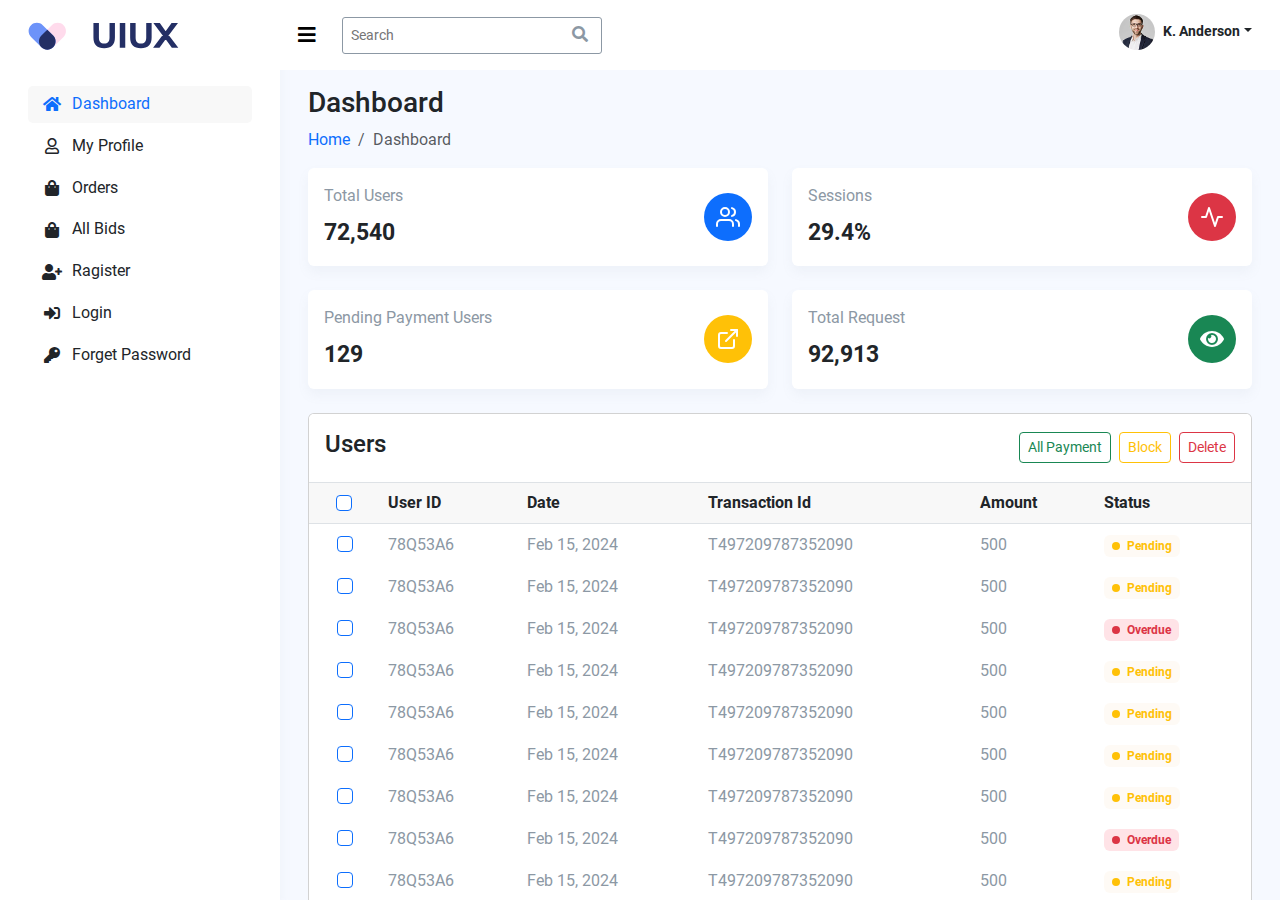
<file: index.html>
<!DOCTYPE html>
<html lang="en">
<head>
    <meta charset="UTF-8">
    <meta name="viewport" content="width=device-width, initial-scale=1.0">
    <title>PFW || Dashboard</title>
    <!-- *Bootstrap Css* -->
    <link rel="stylesheet" href="assets/css/bootstrap.min.css">
    <!-- *Custom Css* -->
    <link rel="stylesheet" href="assets/css/custom.min.css">
    <!-- DataTables CSS -->
    <link rel="stylesheet" href="https://cdn.datatables.net/1.13.7/css/jquery.dataTables.min.css"> 

    <!-- DataTables Select CSS -->
    <link rel="stylesheet" href="https://cdn.datatables.net/select/1.3.4/css/select.dataTables.min.css">

    <!-- *Fontawesome 5* -->   
    <link rel="stylesheet" href="https://cdnjs.cloudflare.com/ajax/libs/font-awesome/5.15.4/css/all.min.css" integrity="sha512-1ycn6IcaQQ40/MKBW2W4Rhis/DbILU74C1vSrLJxCq57o941Ym01SwNsOMqvEBFlcgUa6xLiPY/NS5R+E6ztJQ==" crossorigin="anonymous" referrerpolicy="no-referrer" />
</head>

<body >
    <!-- *Admin Structure Start* -->
    <div class="container-fluid vh-100 overflow-hidden">
        <div class="row h-100 flex-nowrap">
            <div class="col-auto h-100 asidemenu"  id="asidebar">
                <!-- Aside Bar Start -->
                <aside class="asidebar bg-white h-100 row flex-nowrap flex-column">
                    <div class="col-12 logopart">
                      <a href="index.html" class="logo mx-3"><img src="assets/img/logo.svg" alt="log"></a>
                      <button class="switch-icn bg-white border-0 ms-auto d-lg-none d-block" id="switchcancle"><i class="fas fa-times"></i></button>
                    </div>
                    <div class="col-12 h-100 flex-fill overflow-y-auto overflow-x-hidden">
                        <div class="asideitem p-3">
                            <ul class="navlist list-unstyled m-0 p-0">
                              <li><a href="javascript:;" class="navitems active"><i class="fas fa-home"></i> Dashboard</a></li>
                              <li><a href="profile.html" class="navitems"><i class="far fa-user"></i> My Profile</a></li>
                              <li><a href="order.html" class="navitems"><i class="fas fa-shopping-bag"></i> Orders</a></li>
                              <li><a href="all-bids.html" class="navitems"><i class="fas fa-shopping-bag"></i> All Bids</a></li>
                              <li><a href="ragister.html" class="navitems"><i class="fas fa-user-plus"></i> Ragister</a></li>
                              <li><a href="login.html" class="navitems"><i class="fas fa-sign-in-alt"></i> Login</a></li>
                              <li><a href="forget-password.html" class="navitems"><i class="fas fa-key"></i> Forget Password</a></li> 
                            </ul>
                        </div>
                        
                    </div>
                </aside>
                <!-- Aside Bar End -->
            </div>
            <div class="col h-100 rightside">  
                 
                <div class="row h-100 flex-column flex-nowrap">
                    <div class="col-12 header d-flex align-items-center bg-white">
                        <div class=" logopart d-lg-none d-block">
                          <a href="index.html" class="logo mx-3"><img src="assets/img/logo.svg" alt="log"></a> 
                        </div>
                        <button class="switch-icn bg-white border-0" id="switch"><i class="fas fa-bars"></i></button>
                        <div class="search-bar d-md-block d-none">
                            <form class="search-form d-flex align-items-center w-100" method="POST" action="#">
                              <input type="text" name="query" placeholder="Search" title="Enter search keyword">
                              <button type="submit" title="Search"><i class="fas fa-search"></i></button>
                            </form>
                        </div><!-- End Search Bar -->
                      
                        <nav class="header-nav ms-auto">
                            <ul class="d-flex align-items-center">
                    
                                <!-- <li class="nav-item d-block d-lg-none me-4">
                                    <a class="nav-link nav-icon search-bar-toggle " href="#">
                                        <i class="fas fa-search"></i>
                                    </a>
                                </li>End Search Icon -->
                    
                    
                                <li class="nav-item dropdown pe-3">
                        
                                    <a class="nav-link nav-profile position-relative text-dark d-inline-flex align-items-center pe-0" href="#" data-bs-toggle="dropdown">
                                        <img src="assets/img/profile-img.jpg" alt="Profile" class="rounded-circle">
                                        <span class="d-none d-md-block dropdown-toggle ps-2">K. Anderson</span>
                                    </a><!-- End Profile Iamge Icon -->
                        
                                    <ul class="dropdown-menu dropdown-menu-end dropdown-menu-arrow profile  overflow-hidden bg-white border-0">  
                                        <li>
                                            <a class="dropdown-item position-relative text-dark d-inline-flex align-items-center" href="profile.html">
                                                <span class="profile-icn d-flex align-items-center justify-content-center"><i class="far fa-user"></i></span>
                                                <span>My Profile</span>
                                            </a>
                                        </li>
                                        <li>
                                            <hr class="dropdown-divider">
                                        </li>
                        
                                        <li>
                                            <a class="dropdown-item position-relative text-dark d-inline-flex align-items-center" href="profile.html#paymentSection">
                                                <span class="profile-icn d-flex align-items-center justify-content-center"><i class="fas fa-cog"></i></span>
                                                <span>Account Settings</span>
                                            </a>
                                        </li>
                                        <li>
                                            <hr class="dropdown-divider">
                                        </li>
                        
                                        <li>
                                            <a class="dropdown-item position-relative text-dark d-inline-flex align-items-center" href="javascript:;">
                                                <span class="profile-icn d-flex align-items-center justify-content-center"><i class="fas fa-sign-out-alt"></i></span>
                                                <span>Sign Out</span>
                                            </a>
                                        </li>
                        
                                    </ul><!-- End Profile Dropdown Items -->
                                </li><!-- End Profile Nav -->
                    
                            </ul>
                        </nav><!-- End Icons Navigation -->
                    </div>
                    <div class="col-12 h-100 flex-fill overflow-y-auto">
                        <div class="innerbody_part h-100">
                            <div class="card h100 border-0 bg-transparent shadow-0">
                                <div class="card-body h-100">
                                    <main id="main" class="main">

                                        <div class="pagetitle">
                                          <h3>Dashboard</h3>
                                          <nav>
                                            <ol class="breadcrumb">
                                              <li class="breadcrumb-item"><a href="index.html" class="text-primary">Home</a></li>
                                              <li class="breadcrumb-item active">Dashboard</li>
                                            </ol>
                                          </nav>
                                        </div><!-- End Page Title -->
                                    
                                        <section class="section dashboard">
                                          <div class="row">
                                    
                                            <!-- Left side columns -->
                                            <div class="col-lg-12">
                                              <div class="row row-gap-4"> 
                                                <div class="col-xxl-3 col-md-6 col-12">
                                                  <div class="card info-card border-0 h-100">  
                                                    <div class="card-body d-flex justify-content-between align-items-center">
                                                      <div>
                                                        <div class="card-title">Total Users</div>
                                                        <div class="numb fw-bold">72,540</div>
                                                      </div>
                                                      <div>
                                                        <div class="avatar-sm flex-shrink-0">
                                                          <span class="avatar-title bg-primary rounded-circle h-100 w-100 d-flex justify-content-center align-items-center text-white">
                                                              <svg xmlns="http://www.w3.org/2000/svg" width="24" height="24" viewBox="0 0 24 24" fill="none" stroke="currentColor" stroke-width="2" stroke-linecap="round" stroke-linejoin="round" class="feather feather-users"><path d="M17 21v-2a4 4 0 0 0-4-4H5a4 4 0 0 0-4 4v2"></path><circle cx="9" cy="7" r="4"></circle><path d="M23 21v-2a4 4 0 0 0-3-3.87"></path><path d="M16 3.13a4 4 0 0 1 0 7.75"></path></svg>
                                                          </span>
                                                        </div>
                                                      </div>
                                                    </div> 
                                                  </div>
                                                </div>  
                                                <div class="col-xxl-3 col-md-6 col-12">
                                                  <div class="card info-card border-0 h-100">  
                                                    <div class="card-body d-flex justify-content-between align-items-center">
                                                      <div>
                                                        <div class="card-title">Sessions</div>
                                                        <div class="numb fw-bold">29.4%</div>
                                                      </div>
                                                      <div>
                                                        <div class="avatar-sm flex-shrink-0">
                                                          <span class="avatar-title bg-danger rounded-circle h-100 w-100 d-flex justify-content-center align-items-center text-white">
                                                            <svg xmlns="http://www.w3.org/2000/svg" width="24" height="24" viewBox="0 0 24 24" fill="none" stroke="currentColor" stroke-width="2" stroke-linecap="round" stroke-linejoin="round" class="feather feather-activity"><polyline points="22 12 18 12 15 21 9 3 6 12 2 12"></polyline></svg>
                                                          </span>
                                                        </div>
                                                      </div>
                                                    </div>  
                                                  </div>
                                                </div>  
                                                <div class="col-xxl-3 col-md-6 col-12">
                                                  <div class="card info-card border-0 h-100">
                                                    <div class="card-body d-flex justify-content-between align-items-center">
                                                      <div>
                                                        <div class="card-title">Pending Payment Users</div>
                                                        <div class="numb fw-bold">129</div>
                                                      </div>
                                                      <div>
                                                        <div class="avatar-sm flex-shrink-0">
                                                          <span class="avatar-title bg-warning rounded-circle h-100 w-100 d-flex justify-content-center align-items-center text-white">
                                                            <svg xmlns="http://www.w3.org/2000/svg" width="24" height="24" viewBox="0 0 24 24" fill="none" stroke="currentColor" stroke-width="2" stroke-linecap="round" stroke-linejoin="round" class="feather feather-external-link"><path d="M18 13v6a2 2 0 0 1-2 2H5a2 2 0 0 1-2-2V8a2 2 0 0 1 2-2h6"></path><polyline points="15 3 21 3 21 9"></polyline><line x1="10" y1="14" x2="21" y2="3"></line></svg>
                                                          </span>
                                                        </div>
                                                      </div>
                                                    </div>   
                                                  </div>
                                                </div> 
                                                <div class="col-xxl-3 col-md-6 col-12">
                                                  <div class="card info-card border-0 h-100">  
                                                    <div class="card-body d-flex justify-content-between align-items-center">
                                                      <div>
                                                        <div class="card-title">Total Request</div>
                                                        <div class="numb fw-bold">92,913</div>
                                                      </div>
                                                      <div>
                                                        <div class="avatar-sm flex-shrink-0">
                                                          <span class="avatar-title bg-success rounded-circle h-100 w-100 d-flex justify-content-center align-items-center text-white">
                                                            <svg xmlns="http://www.w3.org/2000/svg" width="24" height="24" viewBox="0 0 576 512" fill="#fff" stroke="currentColor" stroke-width="2" stroke-linecap="round" stroke-linejoin="round" class="feather feather-external-link"><path d="M572.5 241.4C518.3 135.6 410.9 64 288 64S57.7 135.6 3.5 241.4a32.4 32.4 0 0 0 0 29.2C57.7 376.4 165.1 448 288 448s230.3-71.6 284.5-177.4a32.4 32.4 0 0 0 0-29.2zM288 400a144 144 0 1 1 144-144 143.9 143.9 0 0 1 -144 144zm0-240a95.3 95.3 0 0 0 -25.3 3.8 47.9 47.9 0 0 1 -66.9 66.9A95.8 95.8 0 1 0 288 160z"/></svg>
                                                          </span>
                                                        </div>
                                                      </div>
                                                    </div>   
                                                  </div>
                                                </div> 
                                              </div>
                                            </div><!-- End Left side columns -->
                                     
                                    
                                          </div>
                                        </section>
                                    
                                    </main><!-- End #main -->
                                
                                      <!-- Card -->
                                      <div class="card my-3  my-lg-4">
                                        <!-- Header -->
                                        <div class="card-header bg-white border-0 py-md-3 py-3">
                                          <div class="row justify-content-between align-items-center flex-grow-1">
                                            <div class="col-lg4 col-md2 col">
                                              <div class="d-flex justify-content-between align-items-center">
                                                <h4 class="card-header-title">Users</h4>
                                              </div>
                                            </div>
                                            <div class="col-auto">
                                              <div class="row gx-2">
                                                <div class="col-auto">
                                                  <a class="btn btn-outline-success btn-sm" href="javascript:;" data-bs-toggle="modal" data-bs-target="#confermetionpayment">
                                                    <i class="tio-delete-outlined"></i> All Payment
                                                  </a>
                                                </div>
                                                <div class="col-auto">
                                                  <a class="btn btn-outline-warning btn-sm" href="javascript:;" data-bs-toggle="modal" data-bs-target="#blockuser">
                                                    <i class="tio-delete-outlined"></i> Block
                                                  </a>
                                                </div>
                                                <div class="col-auto">
                                                  <a class="btn btn-outline-danger btn-sm" href="javascript:;" data-bs-toggle="modal" data-bs-target="#deleteuser">
                                                    <i class="tio-delete-outlined"></i> Delete
                                                  </a>
                                                </div>
                                              </div>
                                            </div>
                                            <!-- End Col -->

                                            <div class="col-lg-8 col-md-10 d-none">
                                              <!-- Filter -->
                                              <div class="row align-items-sm-center">
                                                <div class="col-sm-auto mb-md-0 mb-3">
                                                  <div class="row align-items-center gx-0">
                                                    <div class="col">
                                                      <span class="text-secondary me-2">Payment:</span>
                                                    </div>
                                                    <!-- End Col -->

                                                    <div class="col-auto">
                                                      <!-- Select -->
                                                      <div class="tom-select-custom tom-select-custom-end">
                                                        <select class="js-select js-datatable-filter form-select form-select-sm form-select-borderless" data-target-column-index="2" data-target-table="datatable" autocomplete="off">
                                                          <option selected>All Payout</option>
                                                          <option>Block</option>
                                                          <option>Delete</option> 
                                                        </select>
                                                      </div>
                                                      <!-- End Select -->
                                                    </div>
                                                    <!-- End Col -->
                                                  </div>
                                                  <!-- End Row -->
                                                </div>
                                                <!-- <div class="col-sm-auto mb-md-0 mb-3">
                                                  <div class="row align-items-center gx-0">
                                                    <div class="col">
                                                      <span class="text-secondary me-2">Status:</span>
                                                    </div>
                                                    <div class="col-auto">
                                                      <div class="tom-select-custom tom-select-custom-end">
                                                        <select class="js-select js-datatable-filter form-select form-select-sm form-select-borderless" data-target-column-index="2" data-target-table="datatable" autocomplete="off">
                                                          <option value="null" selected>All</option>
                                                          <option value="successful">Successful</option>
                                                          <option value="overdue">Overdue</option>
                                                          <option value="pending">Pending</option>
                                                        </select>
                                                      </div>
                                                    </div>
                                                  </div>
                                                </div> -->
                                                <!-- End Col -->
 

                                                <div class="col-md ">
                                                  <form>
                                                    <!-- Search -->
                                                    <div class="input-group input-group-merge input-group-flush border-bottom border-2">
                                                      <div class="input-group-prepend input-group-text bg-transparent border-0">
                                                        <i class="fas fa-search"></i>
                                                      </div>
                                                      <input id="datatableSearch" type="search" class="form-control bg-transparent border-0" placeholder="Search users" aria-label="Search users">
                                                    </div>
                                                    <!-- End Search -->
                                                  </form>
                                                </div>
                                                <!-- End Col -->
                                              </div>
                                              <!-- End Filter -->
                                            </div>
                                            <!-- End Col -->
                                          </div>
                                          <!-- End Row -->
                                        </div>
                                        <!-- End Header -->

                                        <!-- Table -->
                                        <div class="table-responsive datatable-custom">
                                          <table id="datatable" class="table table-borderless table-thead-bordered table-nowrap table-align-middle align-middle card-table"'>
                                            <thead class="thead-light">
                                              <tr>
                                                <th scope="col" class=" check">
                                                  <div class="form-check mb-0 justify-content-center d-flex">
                                                    <input class="form-check-input" type="checkbox" value="" id="datatableCheckAll">
                                                    <label class="form-check-label" for="datatableCheckAll"></label>
                                                  </div>
                                                </th>
                                                <th>User ID</th>
                                                <th>Date</th>
                                                <th>Transaction Id</th> 
                                                <th>Amount</th>
                                                <th>Status</th> 
                                                
                                              </tr>
                                            </thead>

                                            <tbody>
                                              <tr>
                                                <td>
                                                  <div class="form-check justify-content-center d-flex">
                                                    <input class="form-check-input" type="checkbox" value="" id="usersDataCheck2">
                                                    <label class="form-check-label" for="usersDataCheck2"></label>
                                                  </div>
                                                </td>
                                                <td><a href="javascript:;" class="text-inherit">78Q53A6</a></td>
                                                <td>Feb 15, 2024</td>
                                                <td>T497209787352090</td>
                                                <td>500</td>
                                                <td><span class="badge bg-soft-warning text-warning"><span class="legend-indicator bg-warning"></span>Pending</span></td>
                                                
                                              </tr>

                                              <tr>
                                                <td>
                                                  <div class="form-check justify-content-center d-flex">
                                                    <input class="form-check-input" type="checkbox" value="" id="usersDataCheck3">
                                                    <label class="form-check-label" for="usersDataCheck3"></label>
                                                  </div>
                                                </td>
                                                <td><a href="javascript:;" class="text-inherit">78Q53A6</a></td>
                                                <td>Feb 15, 2024</td>
                                                <td>T497209787352090</td>
                                                <td>500</td>
                                                <td><span class="badge bg-soft-warning text-warning"><span class="legend-indicator bg-warning"></span>Pending</span></td>
                                                
                                              </tr>

                                              <tr>
                                                <td>
                                                  <div class="form-check justify-content-center d-flex">
                                                    <input class="form-check-input" type="checkbox" value="" id="usersDataCheck4">
                                                    <label class="form-check-label" for="usersDataCheck4"></label>
                                                  </div>
                                                </td>
                                                <td><a href="javascript:;" class="text-inherit">78Q53A6</a></td>
                                                <td>Feb 15, 2024</td>
                                                <td>T497209787352090</td>
                                                <td>500</td>
                                                <td><span class="badge bg-soft-danger text-danger"><span class="legend-indicator bg-danger"></span>Overdue</span></td>
                                                
                                              </tr>

                                              <tr>
                                                <td>
                                                  <div class="form-check justify-content-center d-flex">
                                                    <input class="form-check-input" type="checkbox" value="" id="usersDataCheck5">
                                                    <label class="form-check-label" for="usersDataCheck5"></label>
                                                  </div>
                                                </td>
                                                <td><a href="javascript:;" class="text-inherit">78Q53A6</a></td>
                                                <td>Feb 15, 2024</td>
                                                <td>T497209787352090</td>
                                                <td>500</td>
                                                <td><span class="badge bg-soft-warning text-warning"><span class="legend-indicator bg-warning"></span>Pending</span></td>
                                                
                                              </tr>

                                              <tr>
                                                <td>
                                                  <div class="form-check justify-content-center d-flex">
                                                    <input class="form-check-input" type="checkbox" value="" id="usersDataCheck6">
                                                    <label class="form-check-label" for="usersDataCheck6"></label>
                                                  </div>
                                                </td>
                                                <td><a href="javascript:;" class="text-inherit">78Q53A6</a></td>
                                                <td>Feb 15, 2024</td>
                                                <td>T497209787352090</td>
                                                <td>500</td>
                                                <td><span class="badge bg-soft-warning text-warning"><span class="legend-indicator bg-warning"></span>Pending</span></td> 
                                                
                                              </tr>

                                              <tr>
                                                <td>
                                                  <div class="form-check justify-content-center d-flex">
                                                    <input class="form-check-input" type="checkbox" value="" id="usersDataCheck7">
                                                    <label class="form-check-label" for="usersDataCheck7"></label>
                                                  </div>
                                                </td>
                                                <td><a href="javascript:;" class="text-inherit">78Q53A6</a></td>
                                                <td>Feb 15, 2024</td>
                                                <td>T497209787352090</td>
                                                <td>500</td>
                                                <td><span class="badge bg-soft-warning text-warning"><span class="legend-indicator bg-warning"></span>Pending</span></td>
                                                
                                              </tr>

                                              <tr>
                                                <td>
                                                  <div class="form-check justify-content-center d-flex">
                                                    <input class="form-check-input" type="checkbox" value="" id="usersDataCheck8">
                                                    <label class="form-check-label" for="usersDataCheck8"></label>
                                                  </div>
                                                </td>
                                                <td><a href="javascript:;" class="text-inherit">78Q53A6</a></td>
                                                <td>Feb 15, 2024</td>
                                                <td>T497209787352090</td>
                                                <td>500</td>
                                                <td><span class="badge bg-soft-warning text-warning"><span class="legend-indicator bg-warning"></span>Pending</span></td>
                                                
                                              </tr>

                                              <tr>
                                                <td>
                                                  <div class="form-check justify-content-center d-flex">
                                                    <input class="form-check-input" type="checkbox" value="" id="usersDataCheck9">
                                                    <label class="form-check-label" for="usersDataCheck9"></label>
                                                  </div>
                                                </td>
                                                <td><a href="javascript:;" class="text-inherit">78Q53A6</a></td>
                                                <td>Feb 15, 2024</td>
                                                <td>T497209787352090</td>
                                                <td>500</td>
                                                <td><span class="badge bg-soft-danger text-danger"><span class="legend-indicator bg-danger"></span>Overdue</span></td>
                                                
                                              </tr>

                                              <tr>
                                                <td>
                                                  <div class="form-check justify-content-center d-flex">
                                                    <input class="form-check-input" type="checkbox" value="" id="usersDataCheck10">
                                                    <label class="form-check-label" for="usersDataCheck10"></label>
                                                  </div>
                                                </td>
                                                <td><a href="javascript:;" class="text-inherit">78Q53A6</a></td>
                                                <td>Feb 15, 2024</td>
                                                <td>T497209787352090</td>
                                                <td>500</td>
                                                <td><span class="badge bg-soft-warning text-warning"><span class="legend-indicator bg-warning"></span>Pending</span></td>
                                                
                                              </tr>

                                              <tr>
                                                <td>
                                                  <div class="form-check justify-content-center d-flex">
                                                    <input class="form-check-input" type="checkbox" value="" id="usersDataCheck11">
                                                    <label class="form-check-label" for="usersDataCheck11"></label>
                                                  </div>
                                                </td>
                                                <td><a href="javascript:;" class="text-inherit">78Q53A6</a></td>
                                                <td>Feb 15, 2024</td>
                                                <td>T497209787352090</td>
                                                <td>500</td>
                                                <td><span class="badge bg-soft-warning text-warning"><span class="legend-indicator bg-warning"></span>Pending</span></td>
                                                
                                              </tr>

                                              <tr>
                                                <td>
                                                  <div class="form-check justify-content-center d-flex">
                                                    <input class="form-check-input" type="checkbox" value="" id="usersDataCheck12">
                                                    <label class="form-check-label" for="usersDataCheck12"></label>
                                                  </div>
                                                </td>
                                                <td><a href="javascript:;" class="text-inherit">78Q53A6</a></td>
                                                <td>Feb 15, 2024</td>
                                                <td>T497209787352090</td>
                                                <td>500</td>
                                                <td><span class="badge bg-soft-warning text-warning"><span class="legend-indicator bg-warning"></span>Pending</span></td>
                                                
                                              </tr>

                                              <tr>
                                                <td>
                                                  <div class="form-check justify-content-center d-flex">
                                                    <input class="form-check-input" type="checkbox" value="" id="usersDataCheck13">
                                                    <label class="form-check-label" for="usersDataCheck13"></label>
                                                  </div>
                                                </td>
                                                <td><a href="javascript:;" class="text-inherit">78Q53A6</a></td>
                                                <td>Feb 15, 2024</td>
                                                <td>T497209787352090</td>
                                                <td>500</td>
                                                <td><span class="badge bg-soft-warning text-warning"><span class="legend-indicator bg-warning"></span>Pending</span></td>
                                               
                                              </tr>

                                              <tr>
                                                <td>
                                                  <div class="form-check justify-content-center d-flex">
                                                    <input class="form-check-input" type="checkbox" value="" id="usersDataCheck14">
                                                    <label class="form-check-label" for="usersDataCheck14"></label>
                                                  </div>
                                                </td>
                                                <td><a href="javascript:;" class="text-inherit">78Q53A6</a></td>
                                                <td>Feb 15, 2024</td>
                                                <td>T497209787352090</td>
                                                <td>500</td>
                                                <td><span class="badge bg-soft-danger text-danger"><span class="legend-indicator bg-danger"></span>Overdue</span></td>
                                                
                                              </tr>

                                              <tr>
                                                <td>
                                                  <div class="form-check justify-content-center d-flex">
                                                    <input class="form-check-input" type="checkbox" value="" id="usersDataCheck15">
                                                    <label class="form-check-label" for="usersDataCheck15"></label>
                                                  </div>
                                                </td>
                                                <td><a href="javascript:;" class="text-inherit">78Q53A6</a></td>
                                                <td>Feb 15, 2024</td>
                                                <td>T497209787352090</td>
                                                <td>500</td>
                                                <td><span class="badge bg-soft-warning text-warning"><span class="legend-indicator bg-warning"></span>Pending</span></td>
                                                
                                              </tr>

                                              <tr>
                                                <td>
                                                  <div class="form-check justify-content-center d-flex">
                                                    <input class="form-check-input" type="checkbox" value="" id="usersDataCheck16">
                                                    <label class="form-check-label" for="usersDataCheck16"></label>
                                                  </div>
                                                </td>
                                                <td><a href="javascript:;" class="text-inherit">78Q53A6</a></td>
                                                <td>Feb 15, 2024</td>
                                                <td>T497209787352090</td>
                                                <td>500</td>
                                                <td><span class="badge bg-soft-warning text-warning"><span class="legend-indicator bg-warning"></span>Pending</span></td>
                                                
                                              </tr>

                                              <tr>
                                                <td>
                                                  <div class="form-check justify-content-center d-flex">
                                                    <input class="form-check-input" type="checkbox" value="" id="usersDataCheck17">
                                                    <label class="form-check-label" for="usersDataCheck17"></label>
                                                  </div>
                                                </td>
                                                <td><a href="javascript:;" class="text-inherit">78Q53A6</a></td>
                                                <td>Feb 15, 2024</td>
                                                <td>T497209787352090</td>
                                                <td>500</td>
                                                <td><span class="badge bg-soft-warning text-warning"><span class="legend-indicator bg-warning"></span>Pending</span></td>
                                              </tr>

                                              <tr>
                                                <td>
                                                  <div class="form-check justify-content-center d-flex">
                                                    <input class="form-check-input" type="checkbox" value="" id="usersDataCheck18">
                                                    <label class="form-check-label" for="usersDataCheck18"></label>
                                                  </div>
                                                </td>
                                                <td><a href="javascript:;" class="text-inherit">78Q53A6</a></td>
                                                <td>Feb 15, 2024</td>
                                                <td>T497209787352090</td>
                                                <td>500</td>
                                                <td><span class="badge bg-soft-warning text-warning"><span class="legend-indicator bg-warning"></span>Pending</span></td>
                                                
                                              </tr>
                                            </tbody>
                                          </table>
                                        </div>
                                        <!-- End Table -->
                                      </div>
                                      <!-- End Card -->
                                </div>
                            </div>
                        </div>
                    </div>
                </div>
            </div>
        </div>
    </div> 
    <!-- Admin Structure End -->

    <!-- modal Payment -->
    <div class="modal fade" id="confermetionpayment" tabindex="-1" aria-labelledby="confermetionpaymentLabel" aria-hidden="true">
      <div class="modal-dialog modal-dialog-centered">
        <div class="modal-content">
          <!-- Body -->
          <div class="modal-body py-4">
            <div class="row row-gap-4">
              <div class="col-auto mx-auto"><div class=""><i class="fas fa-exclamation-circle fs-80 text-success"></i></div></div>
              <div class="col-12 text-center"><h3 class="m-0">Are You Sure?</h3></div>
              <p class="fs-6 text-center m-0">Role Users will be payment. Do you confirm that?</p>
            </div>
          </div>
          <div class="modal-footer">
            <button type="button" class="btn btn-white" data-bs-dismiss="modal">Close</button>
            <button type="button" class="btn btn-primary">Confirm</button>
          </div>
          <!-- End Body -->
        </div>
      </div>
    </div>

    <!-- modal Block User -->
    <div class="modal fade" id="blockuser" tabindex="-1" aria-labelledby="blockuserLabel" aria-hidden="true">
      <div class="modal-dialog modal-dialog-centered">
        <div class="modal-content">
          <!-- Body -->
          <div class="modal-body py-4">
            <div class="row row-gap-4">
              <div class="col-auto mx-auto"><div class=""><i class="fas fa-ban fs-80 text-warning"></i></div></div>
              <div class="col-12 text-center"><h3 class="m-0">Are You Sure?</h3></div>
              <p class="fs-6 text-center m-0">Role Users will be user blocked. Do you confirm that?</p>
            </div>
          </div>
          <div class="modal-footer">
            <button type="button" class="btn btn-white" data-bs-dismiss="modal">Close</button>
            <button type="button" class="btn btn-primary">Confirm</button>
          </div>
          <!-- End Body -->
        </div>
      </div>
    </div>

    <!-- modal Delete User -->
    <div class="modal fade" id="deleteuser" tabindex="-1" aria-labelledby="deleteuserLabel" aria-hidden="true">
      <div class="modal-dialog modal-dialog-centered">
        <div class="modal-content">
          <!-- Body -->
          <div class="modal-body py-4">
            <div class="row row-gap-4">
              <div class="col-auto mx-auto"><div class=""><i class="far fa-times-circle fs-80 text-danger"></i></div></div>
              <div class="col-12 text-center"><h3 class="m-0">Are You Sure?</h3></div>
              <p class="fs-6 text-center m-0">Role Users will be user deleted. Do you confirm that?</p>
            </div>
          </div>
          <div class="modal-footer">
            <button type="button" class="btn btn-white" data-bs-dismiss="modal">Close</button>
            <button type="button" class="btn btn-primary">Confirm</button>
          </div>
          <!-- End Body -->
        </div>
      </div>
    </div>
    
  <!-- jQuery -->
  <script src="https://code.jquery.com/jquery-3.6.4.min.js"></script>

  <!-- DataTables -->
  <script src="https://cdn.datatables.net/1.13.7/js/jquery.dataTables.min.js"></script> 

  <!-- DataTables Select JS -->
  <script src="https://cdn.datatables.net/select/1.3.4/js/dataTables.select.min.js"></script>

  <!-- *Bootstrap Js* -->
  <script src="assets/libs/bootstrap/js/bootstrap.bundle.min.js"></script>
  
  <!-- *Custom Js* -->
  <script src="assets/js/main.js"></script>




    
</body>
</html>
</file>
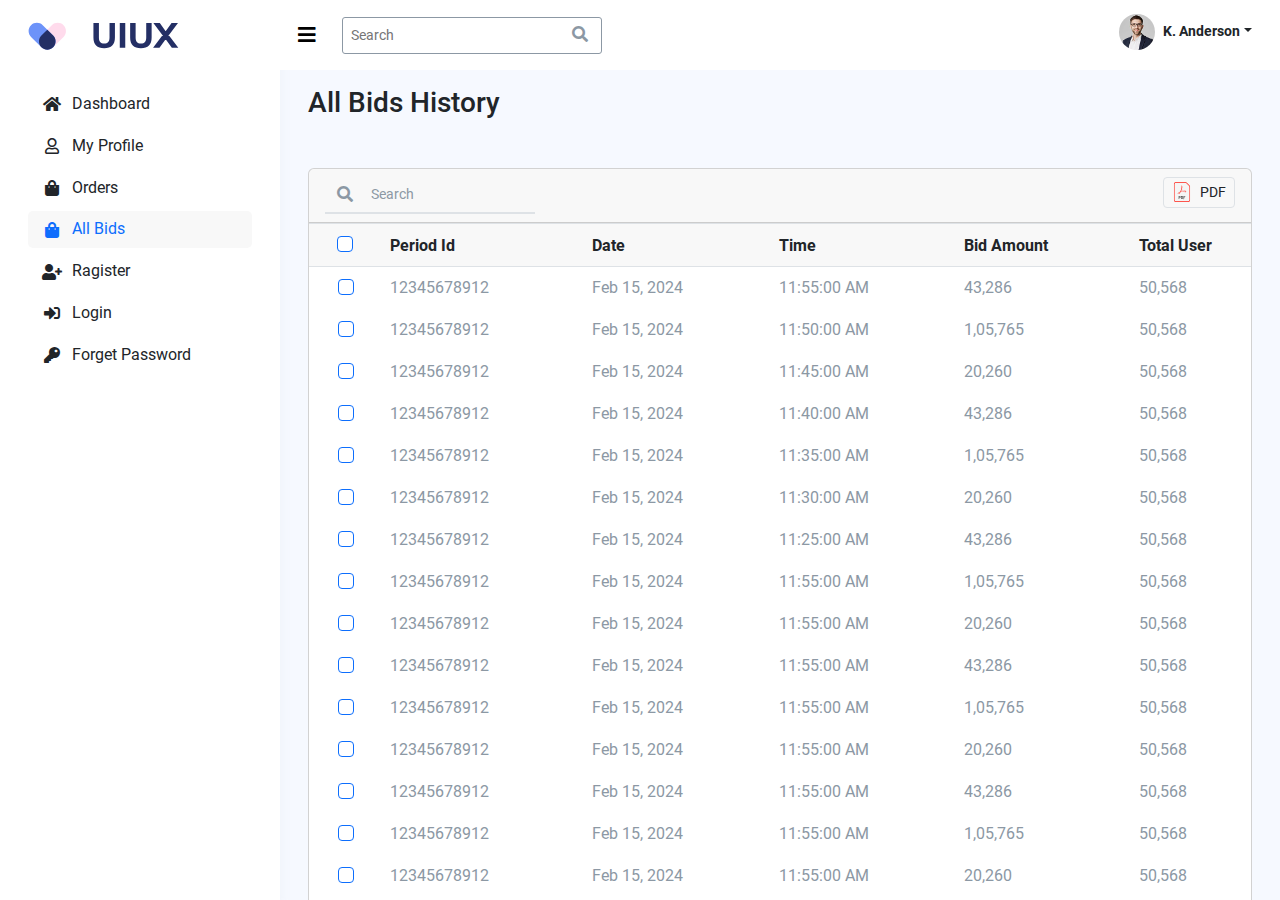
<file: all-bids.html>
<!DOCTYPE html>
<html lang="en">
<head>
    <meta charset="UTF-8">
    <meta name="viewport" content="width=device-width, initial-scale=1.0">
    <title>PFW || All Bids</title>
    <!-- *Bootstrap Css* -->
    <link rel="stylesheet" href="assets/css/bootstrap.min.css">
    <!-- *Custom Css* -->
    <link rel="stylesheet" href="assets/css/custom.min.css">
    <!-- DataTables CSS -->
    <link rel="stylesheet" href="https://cdn.datatables.net/1.13.7/css/jquery.dataTables.min.css"> 

    <!-- DataTables Select CSS -->
    <link rel="stylesheet" href="https://cdn.datatables.net/select/1.3.4/css/select.dataTables.min.css">

    <!-- *Fontawesome 5* -->   
    <link rel="stylesheet" href="https://cdnjs.cloudflare.com/ajax/libs/font-awesome/5.15.4/css/all.min.css" integrity="sha512-1ycn6IcaQQ40/MKBW2W4Rhis/DbILU74C1vSrLJxCq57o941Ym01SwNsOMqvEBFlcgUa6xLiPY/NS5R+E6ztJQ==" crossorigin="anonymous" referrerpolicy="no-referrer" />
</head>

<body >
    <!-- *Admin Structure Start* -->
    <div class="container-fluid vh-100 overflow-hidden">
        <div class="row h-100 flex-nowrap">
            <div class="col-auto h-100 asidemenu"  id="asidebar">
                <!-- Aside Bar Start -->
                <aside class="asidebar bg-white h-100 row flex-nowrap flex-column">
                    <div class="col-12 logopart">
                      <a href="index.html" class="logo mx-3"><img src="assets/img/logo.svg" alt="log"></a>
                      <button class="switch-icn bg-white border-0 ms-auto d-lg-none d-block" id="switchcancle"><i class="fas fa-times"></i></button>
                    </div>
                    <div class="col-12 h-100 flex-fill overflow-y-auto overflow-x-hidden">
                        <div class="asideitem p-3">
                            <ul class="navlist list-unstyled m-0 p-0">
                              <li><a href="index.html" class="navitems"><i class="fas fa-home"></i> Dashboard</a></li>
                              <li><a href="profile.html" class="navitems"><i class="far fa-user"></i> My Profile</a></li>
                              <li><a href="order.html" class="navitems"><i class="fas fa-shopping-bag"></i> Orders</a></li>
                              <li><a href="javascript:;" class="navitems active"><i class="fas fa-shopping-bag"></i> All Bids</a></li>
                              <li><a href="ragister.html" class="navitems"><i class="fas fa-user-plus"></i> Ragister</a></li>
                              <li><a href="login.html" class="navitems"><i class="fas fa-sign-in-alt"></i> Login</a></li>
                              <li><a href="forget-password.html" class="navitems"><i class="fas fa-key"></i> Forget Password</a></li> 
                            </ul>
                        </div>
                        
                    </div>
                </aside>
                <!-- Aside Bar End -->
            </div>
            <div class="col h-100 rightside">     
                <div class="row h-100 flex-column flex-nowrap">
                    <div class="col-12 header d-flex align-items-center bg-white">
                        <div class=" logopart d-lg-none d-block">
                            <a href="index.html" class="logo mx-3"><img src="assets/img/logo.svg" alt="log"></a> 
                        </div>
                        <button class="switch-icn bg-white border-0" id="switch"><i class="fas fa-bars"></i></button>
                        <div class="search-bar d-lg-block d-none">
                            <form class="search-form d-flex align-items-center w-20,260" method="POST" action="#">
                              <input type="text" name="query" placeholder="Search" title="Enter search keyword">
                              <button type="submit" title="Search"><i class="fas fa-search"></i></button>
                            </form>
                        </div><!-- End Search Bar -->
                      
                        <nav class="header-nav ms-auto">
                            <ul class="d-flex align-items-center">
                    
                                <!-- <li class="nav-item d-block d-lg-none me-4">
                                    <a class="nav-link nav-icon search-bar-toggle " href="#">
                                        <i class="fas fa-search"></i>
                                    </a>
                                </li>End Search Icon -->
                    
                    
                                <li class="nav-item dropdown pe-3">
                        
                                    <a class="nav-link nav-profile position-relative text-dark d-inline-flex align-items-center pe-0" href="#" data-bs-toggle="dropdown">
                                        <img src="assets/img/profile-img.jpg" alt="Profile" class="rounded-circle">
                                        <span class="d-none d-md-block dropdown-toggle ps-2">K. Anderson</span>
                                    </a><!-- End Profile Iamge Icon -->
                        
                                    <ul class="dropdown-menu dropdown-menu-end dropdown-menu-arrow profile  overflow-hidden bg-white border-0">  
                                        <li>
                                            <a class="dropdown-item position-relative text-dark d-inline-flex align-items-center" href="profile.html">
                                                <span class="profile-icn d-flex align-items-center justify-content-center"><i class="far fa-user"></i></span>
                                                <span>My Profile</span>
                                            </a>
                                        </li>
                                        <li>
                                            <hr class="dropdown-divider">
                                        </li>
                        
                                        <li>
                                            <a class="dropdown-item position-relative text-dark d-inline-flex align-items-center" href="profile.html#paymentSection">
                                                <span class="profile-icn d-flex align-items-center justify-content-center"><i class="fas fa-cog"></i></span>
                                                <span>Account Settings</span>
                                            </a>
                                        </li>
                                        <li>
                                            <hr class="dropdown-divider">
                                        </li>
                        
                                        <li>
                                            <a class="dropdown-item position-relative text-dark d-inline-flex align-items-center" href="javascript:;">
                                                <span class="profile-icn d-flex align-items-center justify-content-center"><i class="fas fa-sign-out-alt"></i></span>
                                                <span>Sign Out</span>
                                            </a>
                                        </li>
                        
                                    </ul><!-- End Profile Dropdown Items -->
                                </li><!-- End Profile Nav -->
                    
                            </ul>
                        </nav><!-- End Icons Navigation -->
                    </div>
                    <div class="col-12 h-100 flex-fill overflow-y-auto">
                        <div class="innerbody_part h-100">
                            <div class="card h20,260 border-0 bg-transparent shadow-0">
                                <div class="card-body h-100">
                                    
                                    <main id="content" role="main" class="main">
                                        <!-- Content -->
                                        <div class="content">
                                            <!-- Page Header -->
                                            <div class="page-header">
                                                <div class="row align-items-center mb-3">
                                                    <div class="col-sm">
                                                        <h3 class="page-header-title">All Bids History</h3>
                                                    </div> 
                                                </div>
                                                <!-- End Row --> 
                                                <!-- Nav pills -->
                                               
                                            </div>
                                            <!-- End Nav Scroller -->
                                        </div>
                                        <!-- End Page Header -->

                                        <!-- Tab panes -->
                                        <div class="tab-content order-section">
                                            <div id="home" class=" tab-pane active"><br>
                                                  <!-- Card -->
                                                    <div class="card">
                                                        <!-- Header -->
                                                        <div class="card-header">
                                                            <div class="row row-gap-3">
                                                                <div class="col-md-3 col-auto">
                                                                    <div class="border-bottom border-2">
                                                                        <form>
                                                                        <!-- Search -->
                                                                        <div class="input-group input-group-merge input-group-flush">
                                                                            <div class="input-group-prepend input-group-text bg-transparent border-0">
                                                                                <i class="fas fa-search"></i>
                                                                            </div>
                                                                            <input id="datatableSearch" type="search" class="form-control bg-transparent border-0" placeholder="Search" aria-label="Search users">
                                                                        </div>
                                                                        <!-- End Search -->
                                                                        </form>
                                                                    </div>
                                                                </div>
                                                                <div class="col">
                                                                    <div class="row g-2 justify-content-md-end">
                                                                          <!-- <div class="col-auto">
                                                                              <button type="button" class="btn btn-outline-dark btn-sm text-nowrap" data-bs-toggle="modal" data-bs-target="#filter">Filter</button>
                                                                          </div> -->
                                                                          <div class="col-auto">
                                                                              <a id="export-pdf" class="btn btn-white btn-sm d-flex align-items-center w-20,260 border border-1" href="javascript:;" data-bs-toggle="modal" data-bs-target="#filter">
                                                                                  <img class="avatar avatar-xss avatar-4x3 me-2" src="assets/img/pdf-icon.svg" class="img-fluid" alt="Image Description">
                                                                                  PDF
                                                                              </a>
                                                                          </div>
                                                                    </div>
                    
                                                                </div>
                                                            </div>

                                                        </div>
                                                        <!-- End Header -->

                                                        <!-- Table -->
                                                        <div class="table-responsive datatable-custom">
                                                            <table id="datatable" class="table table-hover table-borderless table-thead-bordered table-nowrap align-middle card-table w-20,260">
                                                                <thead class="thead-light">
                                                                    <tr>
                                                                        <th class=" check">
                                                                        <div class="form-check justify-content-center d-flex">
                                                                            <input class="form-check-input" type="checkbox" value="" id="datatableCheckAll">
                                                                            <label class="form-check-label" for="datatableCheckAll"></label>
                                                                        </div>
                                                                        </th>
                                                                        <th>Period Id</th>
                                                                        <th>Date</th> 
                                                                        <th>Time</th>
                                                                        <th>Bid Amount</th>
                                                                        <th>Total User</th>
                                                                        <!-- <th>Actions</th> -->
                                                                    </tr>
                                                                </thead>
                                                                <tbody>
                                                                    <tr>
                                                                        <td>
                                                                            <div class="form-check justify-content-center d-flex">
                                                                                <input type="checkbox" class="form-check-input" id="ordersCheck1">
                                                                                <label class="form-check-label" for="ordersCheck1"></label>
                                                                            </div>
                                                                        </td>
                                                                        <td><a href="javascript:;" class="text-inherit">12345678912</a></td>
                                                                        <td>Feb 15, 2024</td> 
                                                                        <td>11:55:00 AM</td>
                                                                        <td>43,286</td>
                                                                        <td>50,568</td>
                                                                    </tr>

                                                                    <tr>
                                                                        <td>
                                                                            <div class="form-check justify-content-center d-flex">
                                                                                <input type="checkbox" class="form-check-input" id="ordersCheck1">
                                                                                <label class="form-check-label" for="ordersCheck1"></label>
                                                                            </div>
                                                                        </td>
                                                                        <td><a href="javascript:;" class="text-inherit">12345678912</a></td>
                                                                        <td>Feb 15, 2024</td> 
                                                                        <td>11:50:00 AM</td>
                                                                        <td>1,05,765</td>
                                                                        <td>50,568</td>
                                                                    </tr>

                                                                    <tr>
                                                                        <td>
                                                                            <div class="form-check justify-content-center d-flex">
                                                                                <input type="checkbox" class="form-check-input" id="ordersCheck1">
                                                                                <label class="form-check-label" for="ordersCheck1"></label>
                                                                            </div>
                                                                        </td>
                                                                        <td><a href="javascript:;" class="text-inherit">12345678912</a></td>
                                                                        <td>Feb 15, 2024</td> 
                                                                        <td>11:45:00 AM</td>
                                                                        <td>20,260</td>
                                                                        <td>50,568</td>
                                                                    </tr>

                                                                    <tr>
                                                                        <td>
                                                                            <div class="form-check justify-content-center d-flex">
                                                                                <input type="checkbox" class="form-check-input" id="ordersCheck20">
                                                                                <label class="form-check-label" for="ordersCheck20"></label>
                                                                            </div>
                                                                        </td>
                                                                        <td><a href="javascript:;" class="text-inherit">12345678912</a></td>
                                                                        <td>Feb 15, 2024</td> 
                                                                        <td>11:40:00 AM</td>
                                                                        <td>43,286</td>
                                                                        <td>50,568</td>
                                                                    </tr>

                                                                    <tr>
                                                                        <td>
                                                                            <div class="form-check justify-content-center d-flex">
                                                                                <input type="checkbox" class="form-check-input" id="ordersCheck1">
                                                                                <label class="form-check-label" for="ordersCheck1"></label>
                                                                            </div>
                                                                        </td>
                                                                        <td><a href="javascript:;" class="text-inherit">12345678912</a></td>
                                                                        <td>Feb 15, 2024</td> 
                                                                        <td>11:35:00 AM</td>
                                                                        <td>1,05,765</td>
                                                                        <td>50,568</td>
                                                                    </tr>

                                                                    <tr>
                                                                        <td>
                                                                            <div class="form-check justify-content-center d-flex">
                                                                                <input type="checkbox" class="form-check-input" id="ordersCheck1">
                                                                                <label class="form-check-label" for="ordersCheck1"></label>
                                                                            </div>
                                                                        </td>
                                                                        <td><a href="javascript:;" class="text-inherit">12345678912</a></td>
                                                                        <td>Feb 15, 2024</td> 
                                                                        <td>11:30:00 AM</td>
                                                                        <td>20,260</td>
                                                                        <td>50,568</td>
                                                                    </tr>

                                                                    <tr>
                                                                        <td>
                                                                            <div class="form-check justify-content-center d-flex">
                                                                                <input type="checkbox" class="form-check-input" id="ordersCheck20">
                                                                                <label class="form-check-label" for="ordersCheck20"></label>
                                                                            </div>
                                                                        </td>
                                                                        <td><a href="javascript:;" class="text-inherit">12345678912</a></td>
                                                                        <td>Feb 15, 2024</td> 
                                                                        <td>11:25:00 AM</td>
                                                                        <td>43,286</td>
                                                                        <td>50,568</td>
                                                                    </tr>

                                                                    <tr>
                                                                        <td>
                                                                            <div class="form-check justify-content-center d-flex">
                                                                                <input type="checkbox" class="form-check-input" id="ordersCheck20">
                                                                                <label class="form-check-label" for="ordersCheck20"></label>
                                                                            </div>
                                                                        </td>
                                                                        <td><a href="javascript:;" class="text-inherit">12345678912</a></td>
                                                                        <td>Feb 15, 2024</td> 
                                                                        <td>11:55:00 AM</td>
                                                                        <td>1,05,765</td>
                                                                        <td>50,568</td>
                                                                    </tr>

                                                                    <tr>
                                                                        <td>
                                                                            <div class="form-check justify-content-center d-flex">
                                                                                <input type="checkbox" class="form-check-input" id="ordersCheck9">
                                                                                <label class="form-check-label" for="ordersCheck9"></label>
                                                                            </div>
                                                                        </td>
                                                                        <td><a href="javascript:;" class="text-inherit">12345678912</a></td>
                                                                        <td>Feb 15, 2024</td> 
                                                                        <td>11:55:00 AM</td>
                                                                        <td>20,260</td>
                                                                        <td>50,568</td>
                                                                    </tr>

                                                                    <tr>
                                                                        <td>
                                                                            <div class="form-check justify-content-center d-flex">
                                                                                <input type="checkbox" class="form-check-input" id="ordersCheck1">
                                                                                <label class="form-check-label" for="ordersCheck1"></label>
                                                                            </div>
                                                                        </td>
                                                                        <td><a href="javascript:;" class="text-inherit">12345678912</a></td>
                                                                        <td>Feb 15, 2024</td> 
                                                                        <td>11:55:00 AM</td>
                                                                        <td>43,286</td>
                                                                        <td>50,568</td>
                                                                    </tr>

                                                                    <tr>
                                                                        <td>
                                                                            <div class="form-check justify-content-center d-flex">
                                                                                <input type="checkbox" class="form-check-input" id="ordersCheck20">
                                                                                <label class="form-check-label" for="ordersCheck20"></label>
                                                                            </div>
                                                                        </td>
                                                                        <td><a href="javascript:;" class="text-inherit">12345678912</a></td>
                                                                        <td>Feb 15, 2024</td> 
                                                                        <td>11:55:00 AM</td>
                                                                        <td>1,05,765</td>
                                                                        <td>50,568</td>
                                                                    </tr>

                                                                    <tr>
                                                                        <td>
                                                                            <div class="form-check justify-content-center d-flex">
                                                                                <input type="checkbox" class="form-check-input" id="ordersCheck1">
                                                                                <label class="form-check-label" for="ordersCheck1"></label>
                                                                            </div>
                                                                        </td>
                                                                        <td><a href="javascript:;" class="text-inherit">12345678912</a></td>
                                                                        <td>Feb 15, 2024</td> 
                                                                        <td>11:55:00 AM</td>
                                                                        <td>20,260</td>
                                                                        <td>50,568</td>
                                                                    </tr>

                                                                    <tr>
                                                                        <td>
                                                                            <div class="form-check justify-content-center d-flex">
                                                                                <input type="checkbox" class="form-check-input" id="ordersCheck1">
                                                                                <label class="form-check-label" for="ordersCheck1"></label>
                                                                            </div>
                                                                        </td>
                                                                        <td><a href="javascript:;" class="text-inherit">12345678912</a></td>
                                                                        <td>Feb 15, 2024</td> 
                                                                        <td>11:55:00 AM</td>
                                                                        <td>43,286</td>
                                                                        <td>50,568</td>
                                                                    </tr>

                                                                    <tr>
                                                                        <td>
                                                                            <div class="form-check justify-content-center d-flex">
                                                                                <input type="checkbox" class="form-check-input" id="ordersCheck20">
                                                                                <label class="form-check-label" for="ordersCheck20"></label>
                                                                            </div>
                                                                        </td>
                                                                        <td><a href="javascript:;" class="text-inherit">12345678912</a></td>
                                                                        <td>Feb 15, 2024</td> 
                                                                        <td>11:55:00 AM</td>
                                                                        <td>1,05,765</td>
                                                                        <td>50,568</td>
                                                                    </tr>

                                                                    <tr>
                                                                        <td>
                                                                            <div class="form-check justify-content-center d-flex">
                                                                                <input type="checkbox" class="form-check-input" id="ordersCheck20">
                                                                                <label class="form-check-label" for="ordersCheck20"></label>
                                                                            </div>
                                                                        </td>
                                                                        <td><a href="javascript:;" class="text-inherit">12345678912</a></td>
                                                                        <td>Feb 15, 2024</td> 
                                                                        <td>11:55:00 AM</td>
                                                                        <td>20,260</td>
                                                                        <td>50,568</td>
                                                                    </tr>

                                                                    <tr>
                                                                        <td>
                                                                            <div class="form-check justify-content-center d-flex">
                                                                                <input type="checkbox" class="form-check-input" id="ordersCheck1">
                                                                                <label class="form-check-label" for="ordersCheck1"></label>
                                                                            </div>
                                                                        </td>
                                                                        <td><a href="javascript:;" class="text-inherit">12345678912</a></td>
                                                                        <td>Feb 15, 2024</td> 
                                                                        <td>11:55:00 AM</td>
                                                                        <td>43,286</td>
                                                                        <td>50,568</td>
                                                                    </tr>

                                                                    <tr>
                                                                        <td>
                                                                            <div class="form-check justify-content-center d-flex">
                                                                                <input type="checkbox" class="form-check-input" id="ordersCheck1">
                                                                                <label class="form-check-label" for="ordersCheck1"></label>
                                                                            </div>
                                                                        </td>
                                                                        <td><a href="javascript:;" class="text-inherit">12345678912</a></td>
                                                                        <td>Feb 15, 2024</td> 
                                                                        <td>11:55:00 AM</td>
                                                                        <td>1,05,765</td>
                                                                        <td>50,568</td>
                                                                    </tr>

                                                                    <tr>
                                                                        <td>
                                                                            <div class="form-check justify-content-center d-flex">
                                                                                <input type="checkbox" class="form-check-input" id="ordersCheck1">
                                                                                <label class="form-check-label" for="ordersCheck1"></label>
                                                                            </div>
                                                                        </td>
                                                                        <td><a href="javascript:;" class="text-inherit">12345678912</a></td>
                                                                        <td>Feb 15, 2024</td> 
                                                                        <td>11:55:00 AM</td>
                                                                        <td>20,260</td>
                                                                        <td>50,568</td>
                                                                    </tr>

                                                                    <tr>
                                                                        <td>
                                                                            <div class="form-check justify-content-center d-flex">
                                                                                <input type="checkbox" class="form-check-input" id="ordersCheck1">
                                                                                <label class="form-check-label" for="ordersCheck1"></label>
                                                                            </div>
                                                                        </td>
                                                                        <td><a href="javascript:;" class="text-inherit">12345678912</a></td>
                                                                        <td>Feb 15, 2024</td> 
                                                                        <td>11:55:00 AM</td>
                                                                        <td>1,05,765</td>
                                                                        <td>50,568</td>
                                                                    </tr>

                                                                    <tr>
                                                                        <td>
                                                                            <div class="form-check justify-content-center d-flex">
                                                                                <input type="checkbox" class="form-check-input" id="ordersCheck20">
                                                                                <label class="form-check-label" for="ordersCheck20"></label>
                                                                            </div>
                                                                        </td>
                                                                        <td><a href="javascript:;" class="text-inherit">12345678912</a></td>
                                                                        <td>Feb 15, 2024</td> 
                                                                        <td>11:55:00 AM</td>
                                                                        <td>43,286</td>
                                                                        <td>50,568</td>
                                                                    </tr>
                                                                </tbody>
                                                            </table>
                                                        </div>
                                                        <!-- End Table -->
            
                                                    </div>
                                                <!-- End Card -->
                                            </div>
                                            <!-- <div id="menu1" class="container tab-pane fade"><br>
                                                <h3>Menu 1</h3>
                                                <p>Ut enim ad minim veniam, quis nostrud exercitation ullamco laboris nisi ut aliquip ex ea commodo consequat.</p>
                                            </div>
                                            <div id="menu2" class="container tab-pane fade"><br>
                                                <h3>Menu 2</h3>
                                                <p>Sed ut perspiciatis unde omnis iste natus error sit voluptatem accusantium doloremque laudantium, totam rem aperiam.</p>
                                            </div>
                                            <div id="menu3" class="container tab-pane fade"><br>
                                                <h3>Menu 2</h3>
                                                <p>Sed ut perspiciatis unde omnis iste natus error sit voluptatem accusantium doloremque laudantium, totam rem aperiam.</p>
                                            </div> -->
                                        </div> 
                                        <!-- End Content --> 
                                    </main>
                                </div>
                            </div>
                        </div>
                    </div>
                </div>
            </div>
        </div>
    </div> 
    <!-- Admin Structure End -->


    <!-- modal filter -->
    <div class="modal fade" id="filter" tabindex="-1" aria-labelledby="filterLabel" aria-hidden="true">
        <div class="modal-dialog modal-dialog-centered">
            <form class="modal-content">
            <!-- Header -->
            <div class="modal-header">
                <h5 class="modal-title" id="accountEditCardModalLabel">Select Data</h5>
                <button type="button" class="btn-close" data-bs-dismiss="modal" aria-label="Close"></button>
            </div>
            <!-- End Header -->
            <!-- Body -->
            <div class="modal-body py-4">
                <div class="row row-gap-4">
                    <div class="col-sm-6">
                    <!-- Form -->
                    <div class="form-group">
                        <label for="editCardEexpirationDateLabel" class="form-label">Start Date</label>
                        <input type="date" class="js-input-mask form-control" name="expirationDate" id="editCardEexpirationDateLabel" placeholder="xx/xxxx">
                    </div>
                    <!-- End Form -->
                    </div>
    
                    <div class="col-sm-6">
                    <!-- Form -->
                    <div class="form-group">
                        <label for="editCardSecurityCodeLabel" class="form-label">End Date</label>
                        <input type="date" class="js-input-mask form-control" name="securityCode" id="editCardSecurityCodeLabel" placeholder="xxx">
                    </div>
                    <!-- End Form -->
                    </div>
                    <div class="col-12">
                        <div class="form-check">
                            <input type="checkbox" class="form-check-input" id="editCardMakePrimaryCheckbox2">
                            <label class="form-check-label" for="editCardMakePrimaryCheckbox2">Make sure to download your data</label>
                        </div>
                    </div>
                </div>
            </div>
            <div class="modal-footer">
                <button type="button" class="btn btn-white" data-bs-dismiss="modal">Close</button>
                <button type="button" class="btn btn-primary">Download</button>
            </div>
            <!-- End Body -->
            </form>
        </div>
    </div>
      
    
  <!-- jQuery -->
  <script src="https://code.jquery.com/jquery-3.6.4.min.js"></script>

  <!-- DataTables -->
  <script src="https://cdn.datatables.net/1.13.7/js/jquery.dataTables.min.js"></script> 

  <!-- DataTables Select JS -->
  <script src="https://cdn.datatables.net/select/1.3.4/js/dataTables.select.min.js"></script>

  <!-- *Bootstrap Js* -->
  <script src="assets/libs/bootstrap/js/bootstrap.bundle.min.js"></script>
  <!-- *Custom Js* -->
  <script src="assets/js/main.js"></script>




    
</body>
</html>
</file>
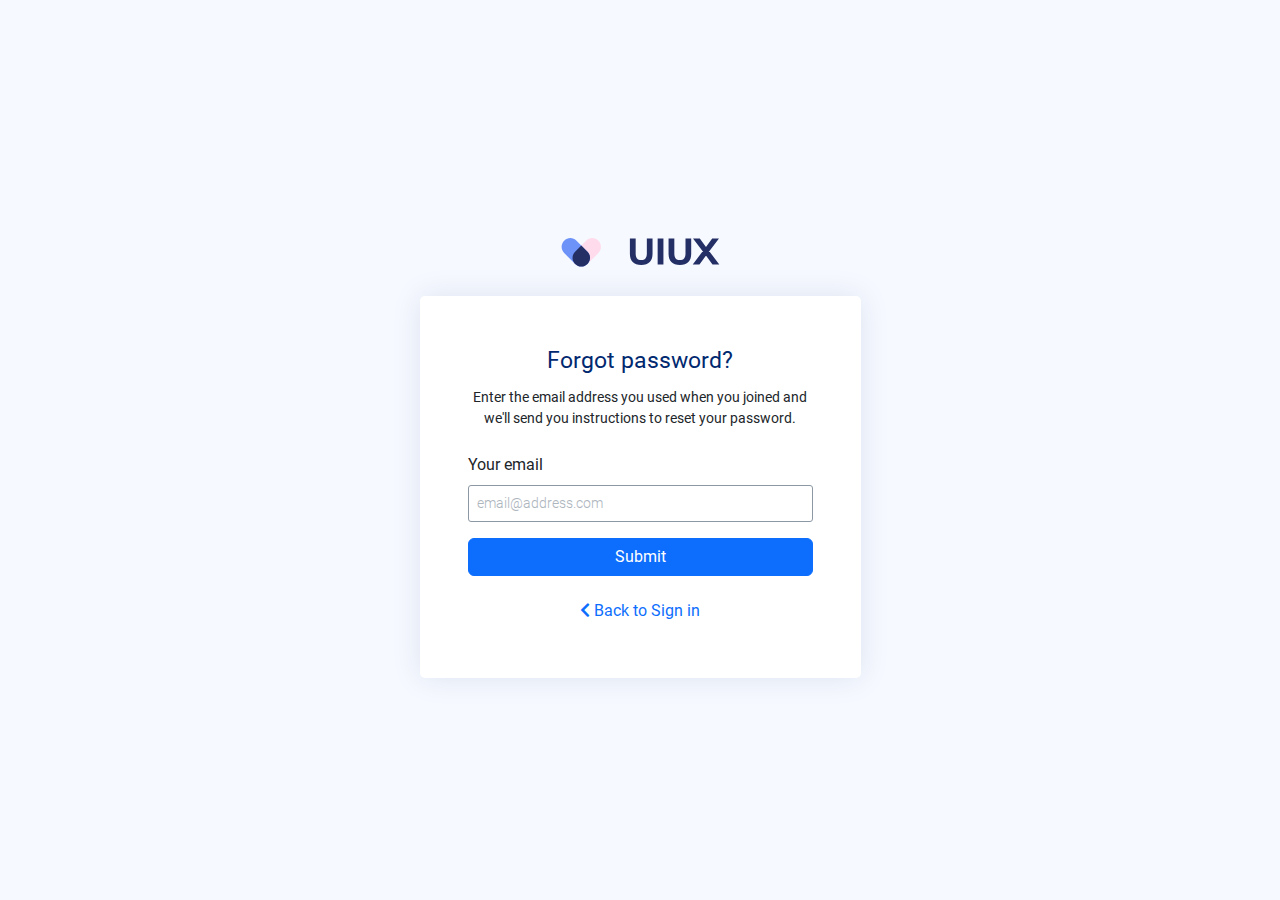
<file: forget-password.html>
<!DOCTYPE html>
<html lang="en">
<head>
    <meta charset="UTF-8">
    <meta name="viewport" content="width=device-width, initial-scale=1.0">
    <title>PFW || Forgot Password</title>
    <!-- *Bootstrap Css* -->
    <link rel="stylesheet" href="assets/css/bootstrap.min.css">
    <!-- *Custom Css* -->
    <link rel="stylesheet" href="assets/css/custom.min.css">
    <!-- DataTables CSS -->
    <link rel="stylesheet" href="https://cdn.datatables.net/1.13.7/css/jquery.dataTables.min.css"> 

    <!-- DataTables Select CSS -->
    <link rel="stylesheet" href="https://cdn.datatables.net/select/1.3.4/css/select.dataTables.min.css">

    <!-- *Fontawesome 5* -->   
    <link rel="stylesheet" href="https://cdnjs.cloudflare.com/ajax/libs/font-awesome/5.15.4/css/all.min.css" integrity="sha512-1ycn6IcaQQ40/MKBW2W4Rhis/DbILU74C1vSrLJxCq57o941Ym01SwNsOMqvEBFlcgUa6xLiPY/NS5R+E6ztJQ==" crossorigin="anonymous" referrerpolicy="no-referrer" />
</head> 
<body >
    <main>
        <div class="container">
    
          <section class="section register min-vh-100 d-flex flex-column align-items-center justify-content-center py-4">
            <div class="container">
              <div class="row justify-content-center">
                <div class="col-xl-5 col-lg-6 col-md-8 d-flex flex-column align-items-center justify-content-center">
    
                  <div class="d-flex justify-content-center py-4">
                    <a href="index.html" class="logo w-auto">
                      <img src="assets/img/logo.svg" alt="logo"> 
                    </a>
                  </div><!-- End Logo -->
    
                  <div class="card mb-3">
    
                    <div class="card-body p-md-5 p-4">
    
                      <div class="pb-2">
                        <div class="card-title text-center pb-0">Forgot password?</div>
                        <div class="text-center content small pb-3">
                            Enter the email address you used when you joined and we'll send you instructions to reset your password.
                        </div>
                      </div>
    
                      <form class="row g-3 needs-validation" novalidate>
    
                        <div class="col-12">
                            <label class="form-label" for="signinSrEmail">Your email</label>
                            <div class="input-group">
                                <input type="email" class="form-control" name="email" id="signinSrEmail" tabindex="1" placeholder="email@address.com" aria-label="email@address.com" required="">
                            </div>
                        </div> 
                        <div class="col-12">
                          <button class="btn btn-primary w-100" type="submit">Submit</button>
                        </div>
                        <div class="col-12">
                            <div class="text-center">
                                <a class="btn btn-link text-decoration-none" href="login.html">
                                    <i class="fas fa-chevron-left"></i> Back to Sign in
                                </a>
                            </div>
                        </div>
                      </form>
    
                    </div>
                  </div>    
                </div>
              </div>
            </div>
    
          </section>
    
        </div>
      </main><!-- End #main -->
    
  <!-- jQuery -->
  <script src="https://code.jquery.com/jquery-3.6.4.min.js"></script>

  <!-- DataTables -->
  <script src="https://cdn.datatables.net/1.13.7/js/jquery.dataTables.min.js"></script> 

  <!-- DataTables Select JS -->
  <script src="https://cdn.datatables.net/select/1.3.4/js/dataTables.select.min.js"></script>

  <!-- *Bootstrap Js* -->
  <script src="assets/libs/bootstrap/js/bootstrap.bundle.min.js"></script>
  <!-- *Custom Js* -->
  <script src="assets/js/main.js"></script>
 
</body>
</html>
</file>
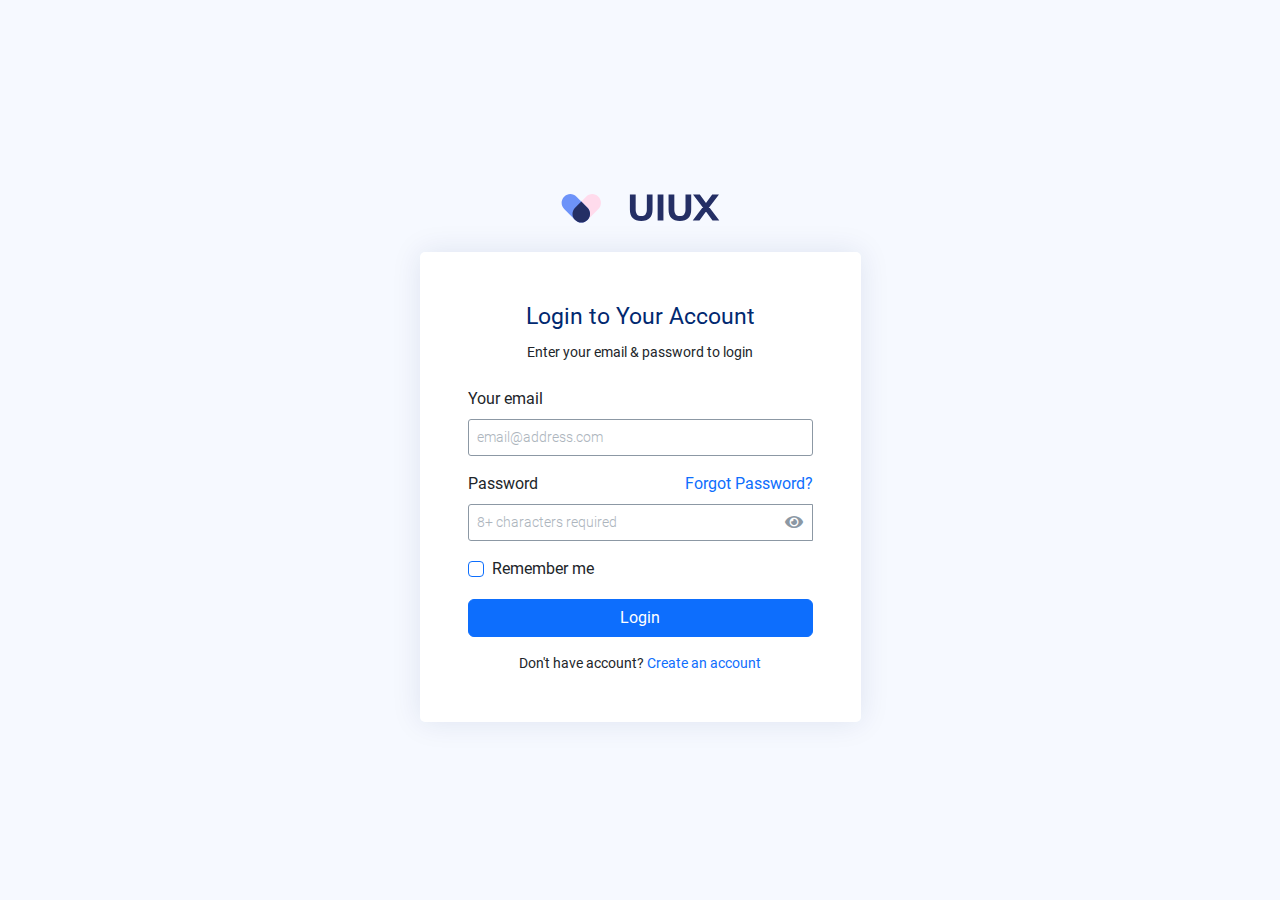
<file: login.html>
<!DOCTYPE html>
<html lang="en">
<head>
    <meta charset="UTF-8">
    <meta name="viewport" content="width=device-width, initial-scale=1.0">
    <title>PFW || Login</title>
    <!-- *Bootstrap Css* -->
    <link rel="stylesheet" href="assets/css/bootstrap.min.css">
    <!-- *Custom Css* -->
    <link rel="stylesheet" href="assets/css/custom.min.css">
    <!-- DataTables CSS -->
    <link rel="stylesheet" href="https://cdn.datatables.net/1.13.7/css/jquery.dataTables.min.css"> 

    <!-- DataTables Select CSS -->
    <link rel="stylesheet" href="https://cdn.datatables.net/select/1.3.4/css/select.dataTables.min.css">

    <!-- *Fontawesome 5* -->   
    <link rel="stylesheet" href="https://cdnjs.cloudflare.com/ajax/libs/font-awesome/5.15.4/css/all.min.css" integrity="sha512-1ycn6IcaQQ40/MKBW2W4Rhis/DbILU74C1vSrLJxCq57o941Ym01SwNsOMqvEBFlcgUa6xLiPY/NS5R+E6ztJQ==" crossorigin="anonymous" referrerpolicy="no-referrer" />
</head> 
<body >
    <main>
        <div class="container">
    
          <section class="section register min-vh-100 d-flex flex-column align-items-center justify-content-center py-4">
            <div class="container">
              <div class="row justify-content-center">
                <div class="col-xl-5 col-lg-7 col-md-10 d-flex flex-column align-items-center justify-content-center">
    
                  <div class="d-flex justify-content-center py-4">
                    <a href="index.html" class="logo w-auto">
                      <img src="assets/img/logo.svg" alt="logo"> 
                    </a>
                  </div><!-- End Logo -->
    
                  <div class="card mb-3">
    
                    <div class="card-body p-md-5 p-4">
    
                      <div class="pb-2">
                        <div class="card-title text-center pb-0">Login to Your Account</div>
                        <div class="text-center small pb-3 content">Enter your email & password to login</div>
                      </div>
    
                      <form class="row g-3 needs-validation" novalidate>
    
                        <div class="col-12">
                            <label class="form-label" for="signinSrEmail">Your email</label>
                            <div class="input-group">
                                <input type="email" class="form-control" name="email" id="signinSrEmail" tabindex="1" placeholder="email@address.com" aria-label="email@address.com" required="">
                            </div>
                        </div>
    
                        <div class="col-12 password-container">
                            <label for="yourPassword" class="form-label d-flex justify-content-between">
                                <span>Password</span>
                                <a class="form-label-link mb-0" href="javascript:;">Forgot Password?</a>
                            </label>
                            <div class="input-group">
                                <input type="password" name="password" class="form-control" placeholder="8+ characters required" id="yourPassword" required>
                                <div class="password-toggle" onclick="togglePasswordVisibility()">
                                    <i class="fas fa-eye" id="toggleIcon"></i>
                                </div>
                            </div>
                        </div>
    
                        <div class="col-12">
                          <div class="form-check">
                            <input class="form-check-input" type="checkbox" name="remember" value="true" id="rememberMe">
                            <label class="form-check-label" for="rememberMe">Remember me</label>
                          </div>
                        </div>
                        <div class="col-12">
                          <button class="btn btn-primary w-100" type="submit">Login</button>
                        </div>
                        <div class="col-12">
                          <div class="small mb-0 content text-center">Don't have account? <a href="ragister.html">Create an account</a></div>
                        </div>
                      </form>
    
                    </div>
                  </div>    
                </div>
              </div>
            </div>
    
          </section>
    
        </div>
      </main><!-- End #main -->
    
  <!-- jQuery -->
  <script src="https://code.jquery.com/jquery-3.6.4.min.js"></script>

  <!-- DataTables -->
  <script src="https://cdn.datatables.net/1.13.7/js/jquery.dataTables.min.js"></script> 

  <!-- DataTables Select JS -->
  <script src="https://cdn.datatables.net/select/1.3.4/js/dataTables.select.min.js"></script>

  <!-- *Bootstrap Js* -->
  <script src="assets/libs/bootstrap/js/bootstrap.bundle.min.js"></script>
  <!-- *Custom Js* -->
  <script src="assets/js/main.js"></script>
 
</body>
</html>
</file>
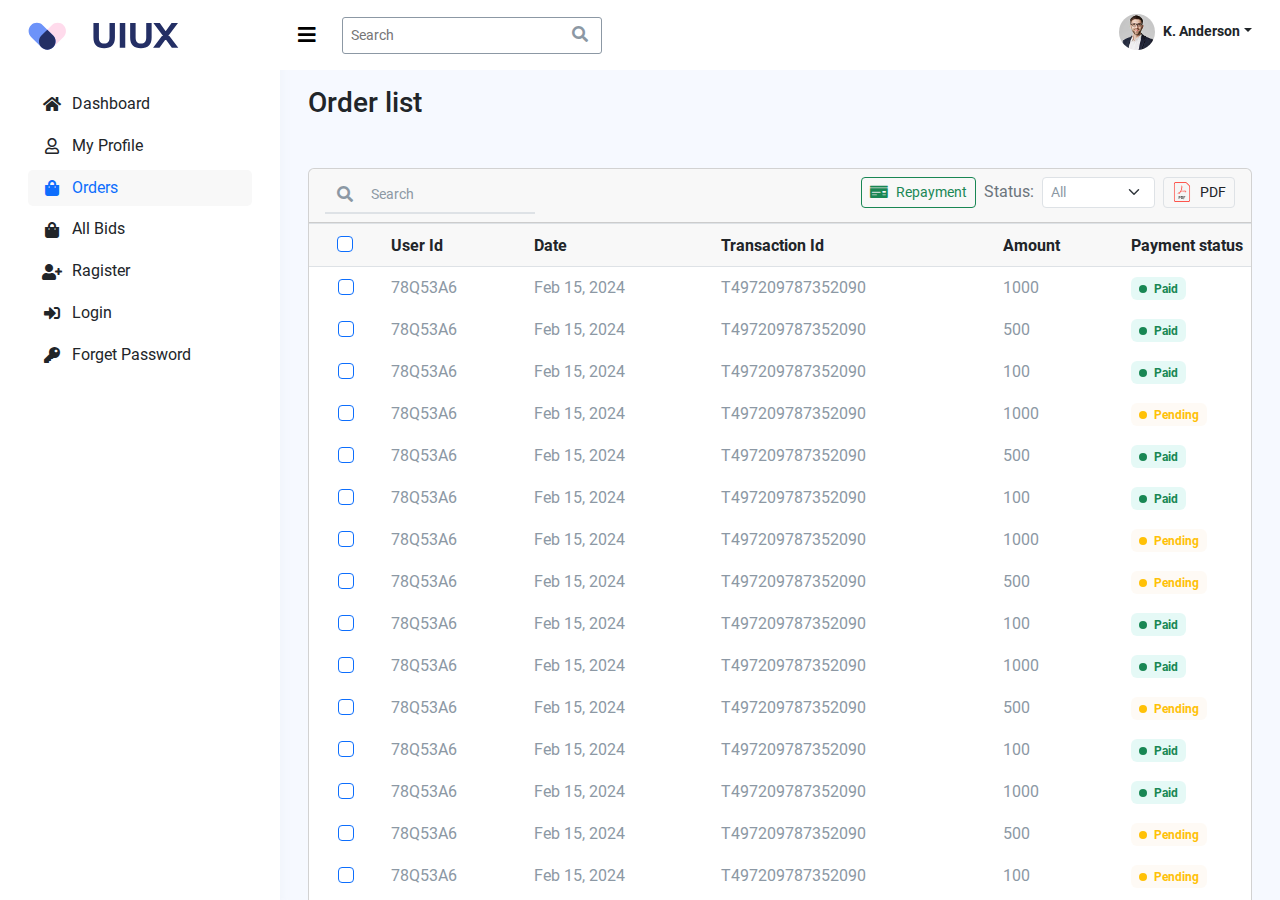
<file: order.html>
<!DOCTYPE html>
<html lang="en">
<head>
    <meta charset="UTF-8">
    <meta name="viewport" content="width=device-width, initial-scale=1.0">
    <title>PFW || Order History</title>
    <!-- *Bootstrap Css* -->
    <link rel="stylesheet" href="assets/css/bootstrap.min.css">
    <!-- *Custom Css* -->
    <link rel="stylesheet" href="assets/css/custom.min.css">
    <!-- DataTables CSS -->
    <link rel="stylesheet" href="https://cdn.datatables.net/1.13.7/css/jquery.dataTables.min.css"> 

    <!-- DataTables Select CSS -->
    <link rel="stylesheet" href="https://cdn.datatables.net/select/1.3.4/css/select.dataTables.min.css">

    <!-- *Fontawesome 5* -->   
    <link rel="stylesheet" href="https://cdnjs.cloudflare.com/ajax/libs/font-awesome/5.15.4/css/all.min.css" integrity="sha512-1ycn6IcaQQ40/MKBW2W4Rhis/DbILU74C1vSrLJxCq57o941Ym01SwNsOMqvEBFlcgUa6xLiPY/NS5R+E6ztJQ==" crossorigin="anonymous" referrerpolicy="no-referrer" />
</head>

<body >
    <!-- *Admin Structure Start* -->
    <div class="container-fluid vh-100 overflow-hidden">
        <div class="row h-100 flex-nowrap">
            <div class="col-auto h-100 asidemenu"  id="asidebar">
                <!-- Aside Bar Start -->
                <aside class="asidebar bg-white h-100 row flex-nowrap flex-column">
                    <div class="col-12 logopart">
                      <a href="index.html" class="logo mx-3"><img src="assets/img/logo.svg" alt="log"></a>
                      <button class="switch-icn bg-white border-0 ms-auto d-lg-none d-block" id="switchcancle"><i class="fas fa-times"></i></button>
                    </div>
                    <div class="col-12 h-100 flex-fill overflow-y-auto overflow-x-hidden">
                        <div class="asideitem p-3">
                            <ul class="navlist list-unstyled m-0 p-0">
                              <li><a href="index.html" class="navitems"><i class="fas fa-home"></i> Dashboard</a></li>
                              <li><a href="profile.html" class="navitems"><i class="far fa-user"></i> My Profile</a></li>
                              <li><a href="javascript:;" class="navitems active"><i class="fas fa-shopping-bag"></i> Orders</a></li>
                              <li><a href="all-bids.html" class="navitems"><i class="fas fa-shopping-bag"></i> All Bids</a></li>
                              <li><a href="ragister.html" class="navitems"><i class="fas fa-user-plus"></i> Ragister</a></li>
                              <li><a href="login.html" class="navitems"><i class="fas fa-sign-in-alt"></i> Login</a></li>
                              <li><a href="forget-password.html" class="navitems"><i class="fas fa-key"></i> Forget Password</a></li> 
                            </ul>
                        </div>
                        
                    </div>
                </aside>
                <!-- Aside Bar End -->
            </div>
            <div class="col h-100 rightside">     
                <div class="row h-100 flex-column flex-nowrap">
                    <div class="col-12 header d-flex align-items-center bg-white">
                        <div class=" logopart d-lg-none d-block">
                            <a href="index.html" class="logo mx-3"><img src="assets/img/logo.svg" alt="log"></a> 
                        </div>
                        <button class="switch-icn bg-white border-0" id="switch"><i class="fas fa-bars"></i></button>
                        <div class="search-bar d-lg-block d-none">
                            <form class="search-form d-flex align-items-center w-100" method="POST" action="#">
                              <input type="text" name="query" placeholder="Search" title="Enter search keyword">
                              <button type="submit" title="Search"><i class="fas fa-search"></i></button>
                            </form>
                        </div><!-- End Search Bar -->
                      
                        <nav class="header-nav ms-auto">
                            <ul class="d-flex align-items-center">
                    
                                <!-- <li class="nav-item d-block d-lg-none me-4">
                                    <a class="nav-link nav-icon search-bar-toggle " href="#">
                                        <i class="fas fa-search"></i>
                                    </a>
                                </li>End Search Icon -->
                    
                    
                                <li class="nav-item dropdown pe-3">
                        
                                    <a class="nav-link nav-profile position-relative text-dark d-inline-flex align-items-center pe-0" href="#" data-bs-toggle="dropdown">
                                        <img src="assets/img/profile-img.jpg" alt="Profile" class="rounded-circle">
                                        <span class="d-none d-md-block dropdown-toggle ps-2">K. Anderson</span>
                                    </a><!-- End Profile Iamge Icon -->
                        
                                    <ul class="dropdown-menu dropdown-menu-end dropdown-menu-arrow profile  overflow-hidden bg-white border-0">  
                                        <li>
                                            <a class="dropdown-item position-relative text-dark d-inline-flex align-items-center" href="profile.html">
                                                <span class="profile-icn d-flex align-items-center justify-content-center"><i class="far fa-user"></i></span>
                                                <span>My Profile</span>
                                            </a>
                                        </li>
                                        <li>
                                            <hr class="dropdown-divider">
                                        </li>
                        
                                        <li>
                                            <a class="dropdown-item position-relative text-dark d-inline-flex align-items-center" href="profile.html#paymentSection">
                                                <span class="profile-icn d-flex align-items-center justify-content-center"><i class="fas fa-cog"></i></span>
                                                <span>Account Settings</span>
                                            </a>
                                        </li>
                                        <li>
                                            <hr class="dropdown-divider">
                                        </li>
                        
                                        <li>
                                            <a class="dropdown-item position-relative text-dark d-inline-flex align-items-center" href="javascript:;">
                                                <span class="profile-icn d-flex align-items-center justify-content-center"><i class="fas fa-sign-out-alt"></i></span>
                                                <span>Sign Out</span>
                                            </a>
                                        </li>
                        
                                    </ul><!-- End Profile Dropdown Items -->
                                </li><!-- End Profile Nav -->
                    
                            </ul>
                        </nav><!-- End Icons Navigation -->
                    </div>
                    <div class="col-12 h-100 flex-fill overflow-y-auto">
                        <div class="innerbody_part h-100">
                            <div class="card h100 border-0 bg-transparent shadow-0">
                                <div class="card-body h-100">
                                    
                                    <main id="content" role="main" class="main">
                                        <!-- Content -->
                                        <div class="content">
                                            <!-- Page Header -->
                                            <div class="page-header">
                                                <div class="row align-items-center mb-3">
                                                    <div class="col-sm">
                                                        <h3 class="page-header-title">Order list</h3>
                                                    </div> 
                                                </div>
                                                <!-- End Row --> 
                                            </div>
                                            <!-- End Nav Scroller -->
                                        </div>
                                        <!-- End Page Header -->

                                        <!-- Tab panes -->
                                        <div class="tab-content order-section">
                                            <div id="home" class=" tab-pane active"><br>
                                                  <!-- Card -->
                                                    <div class="card">
                                                        <!-- Header -->
                                                        <div class="card-header">
                                                            <div class="row row-gap-3">
                                                                <div class="col-md-3 col-auto">
                                                                    <div class="border-bottom border-2">
                                                                        <form>
                                                                        <!-- Search -->
                                                                        <div class="input-group input-group-merge input-group-flush">
                                                                            <div class="input-group-prepend input-group-text bg-transparent border-0">
                                                                                <i class="fas fa-search"></i>
                                                                            </div>
                                                                            <input id="datatableSearch" type="search" class="form-control bg-transparent border-0" placeholder="Search" aria-label="Search users">
                                                                        </div>
                                                                        <!-- End Search -->
                                                                        </form>
                                                                    </div>
                                                                </div>
                                                                <div class="col-md col-12">
                                                                    <div class="row g-2 justify-content-md-end">
                                                                        <div class="col-auto">
                                                                            <a class="d-inline-flex align-items-center gap-2 btn btn-sm btn-outline-success" href="javascript:;" data-bs-toggle="modal" data-bs-target="#confermetionpayment"> 
                                                                                <span class="profile-icn d-flex align-items-center justify-content-center"><i class="fas fa-money-check"></i> </span>
                                                                                <span>Repayment</span> 
                                                                            </a>
                                                                        </div>
                                                                        <div class="col-auto">
                                                                            <div class="row align-items-center gx-0 h-100">
                                                                              <div class="col">
                                                                                <span class="text-secondary me-2">Status:</span>
                                                                              </div>
                                                                              <div class="col-auto h-100">
                                                                                <div class="tom-select-custom tom-select-custom-end h-100">
                                                                                  <select class="js-select js-datatable-filter form-select form-select-sm form-select-borderless h-100" data-target-column-index="2" data-target-table="datatable" autocomplete="off">
                                                                                    <option value="null" selected>All</option>
                                                                                    <option value="successful">Successful</option>
                                                                                    <option value="overdue">Overdue</option>
                                                                                    <option value="pending">Pending</option>
                                                                                  </select>
                                                                                </div>
                                                                              </div>
                                                                            </div>
                                                                          </div>
                                                                          <!-- <div class="col-auto">
                                                                              <button type="button" class="btn btn-outline-dark btn-sm text-nowrap" data-bs-toggle="modal" data-bs-target="#filter">Filter</button>
                                                                          </div> -->
                                                                          <div class="col-auto">
                                                                              <a id="export-pdf" class="btn btn-white btn-sm d-flex align-items-center w-100 border border-1" href="javascript:;" data-bs-toggle="modal" data-bs-target="#filter">
                                                                                  <img class="avatar avatar-xss avatar-4x3 me-2" src="assets/img/pdf-icon.svg" class="img-fluid" alt="Image Description">
                                                                                  PDF
                                                                              </a>
                                                                          </div>
                                                                    </div>
                    
                                                                </div>
                                                            </div>

                                                        </div>
                                                        <!-- End Header -->

                                                        <!-- Table -->
                                                        <div class="table-responsive datatable-custom">
                                                            <table id="datatable" class="table table-hover table-borderless table-thead-bordered table-nowrap align-middle card-table w-100">
                                                                <thead class="thead-light">
                                                                    <tr>
                                                                        <th class=" check">
                                                                        <div class="form-check justify-content-center d-flex">
                                                                            <input class="form-check-input" type="checkbox" value="" id="datatableCheckAll">
                                                                            <label class="form-check-label" for="datatableCheckAll"></label>
                                                                        </div>
                                                                        </th>
                                                                        <th>User Id</th>
                                                                        <th>Date</th> 
                                                                        <th>Transaction Id</th>
                                                                        <th>Amount</th>
                                                                        <th>Payment status</th>
                                                                        <!-- <th>Actions</th> -->
                                                                    </tr>
                                                                </thead>

                                                                <tbody>
                                                                    <tr>
                                                                        <td>
                                                                            <div class="form-check justify-content-center d-flex">
                                                                                <input type="checkbox" class="form-check-input" id="ordersCheck1">
                                                                                <label class="form-check-label" for="ordersCheck1"></label>
                                                                            </div>
                                                                        </td>
                                                                        <td><a href="javascript:;" class="text-inherit">78Q53A6</a></td>
                                                                        <td>Feb 15, 2024</td> 
                                                                        <td>T497209787352090</td>
                                                                        <td>1000</td>
                                                                        <td><span class="badge bg-soft-success text-success"><span class="legend-indicator bg-success"></span>Paid</span></td> 
<!-- <td
                                                                            <div class="btn-group" role="group">
                                                                                <div class="btn-group">
                                                                                    <button type="button" class="btn btn-white btn-icon btn-sm dropdown-toggle dropdown-toggle-empty  border border-1" id="ordersExportDropdown1" data-bs-toggle="dropdown" aria-expanded="false">
                                                                                        <i class="fas fa-eye"></i> View
                                                                                    </button>
                                                                                    <div class="dropdown-menu view dropdown-menu-end mt-1" aria-labelledby="ordersExportDropdown1">  
                                                                                        <a class="dropdown-item text-dark d-inline-flex align-items-center block" href="javascript:;"> 
                                                                                            <span class="profile-icn d-flex align-items-center justify-content-center"><i class="fas fa-lock"></i></span>
                                                                                            <span>Block</span>
                                                                                        </a>
                                                                                        <a class="dropdown-item text-dark d-inline-flex align-items-center payment" href="javascript:;"> 
                                                                                            <span class="profile-icn d-flex align-items-center justify-content-center"><i class="fas fa-money-check"></i> </span>
                                                                                            <span>Repayment</span> 
                                                                                        </a>
                                                                                        <a class="dropdown-item text-dark d-inline-flex align-items-center delete" href="javascript:;">
                                                                                            <span class="profile-icn d-flex align-items-center justify-content-center"><i class="fas fa-trash"></i> </span>
                                                                                            <span>Delete</span> 
                                                                                        </a>
                                                                                    </div>
                                                                                </div>
                                                                            </div>
                                                                        </td> -->
                                                                    </tr>

                                                                    <tr>
                                                                        <td>
                                                                            <div class="form-check justify-content-center d-flex">
                                                                                <input type="checkbox" class="form-check-input" id="ordersCheck1">
                                                                                <label class="form-check-label" for="ordersCheck1"></label>
                                                                            </div>
                                                                        </td>
                                                                        <td><a href="javascript:;" class="text-inherit">78Q53A6</a></td>
                                                                        <td>Feb 15, 2024</td> 
                                                                        <td>T497209787352090</td>
                                                                        <td>500</td>
                                                                        <td><span class="badge bg-soft-success text-success"><span class="legend-indicator bg-success"></span>Paid</span></td> 
                                                                    </tr>

                                                                    <tr>
                                                                        <td>
                                                                            <div class="form-check justify-content-center d-flex">
                                                                                <input type="checkbox" class="form-check-input" id="ordersCheck1">
                                                                                <label class="form-check-label" for="ordersCheck1"></label>
                                                                            </div>
                                                                        </td>
                                                                        <td><a href="javascript:;" class="text-inherit">78Q53A6</a></td>
                                                                        <td>Feb 15, 2024</td> 
                                                                        <td>T497209787352090</td>
                                                                        <td>100</td>
                                                                        <td><span class="badge bg-soft-success text-success"><span class="legend-indicator bg-success"></span>Paid</span></td> 
                                                                    </tr>

                                                                    <tr>
                                                                        <td>
                                                                            <div class="form-check justify-content-center d-flex">
                                                                                <input type="checkbox" class="form-check-input" id="ordersCheck20">
                                                                                <label class="form-check-label" for="ordersCheck20"></label>
                                                                            </div>
                                                                        </td>
                                                                        <td><a href="javascript:;" class="text-inherit">78Q53A6</a></td>
                                                                        <td>Feb 15, 2024</td> 
                                                                        <td>T497209787352090</td>
                                                                        <td>1000</td>
                                                                        <td><span class="badge bg-soft-warning text-warning"><span class="legend-indicator bg-warning"></span>Pending</span></td> 
                                                                    </tr>

                                                                    <tr>
                                                                        <td>
                                                                            <div class="form-check justify-content-center d-flex">
                                                                                <input type="checkbox" class="form-check-input" id="ordersCheck1">
                                                                                <label class="form-check-label" for="ordersCheck1"></label>
                                                                            </div>
                                                                        </td>
                                                                        <td><a href="javascript:;" class="text-inherit">78Q53A6</a></td>
                                                                        <td>Feb 15, 2024</td> 
                                                                        <td>T497209787352090</td>
                                                                        <td>500</td>
                                                                        <td><span class="badge bg-soft-success text-success"><span class="legend-indicator bg-success"></span>Paid</span></td> 
                                                                    </tr>

                                                                    <tr>
                                                                        <td>
                                                                            <div class="form-check justify-content-center d-flex">
                                                                                <input type="checkbox" class="form-check-input" id="ordersCheck1">
                                                                                <label class="form-check-label" for="ordersCheck1"></label>
                                                                            </div>
                                                                        </td>
                                                                        <td><a href="javascript:;" class="text-inherit">78Q53A6</a></td>
                                                                        <td>Feb 15, 2024</td> 
                                                                        <td>T497209787352090</td>
                                                                        <td>100</td>
                                                                        <td><span class="badge bg-soft-success text-success"><span class="legend-indicator bg-success"></span>Paid</span></td> 
                                                                    </tr>

                                                                    <tr>
                                                                        <td>
                                                                            <div class="form-check justify-content-center d-flex">
                                                                                <input type="checkbox" class="form-check-input" id="ordersCheck20">
                                                                                <label class="form-check-label" for="ordersCheck20"></label>
                                                                            </div>
                                                                        </td>
                                                                        <td><a href="javascript:;" class="text-inherit">78Q53A6</a></td>
                                                                        <td>Feb 15, 2024</td> 
                                                                        <td>T497209787352090</td>
                                                                        <td>1000</td>
                                                                        <td><span class="badge bg-soft-warning text-warning"><span class="legend-indicator bg-warning"></span>Pending</span></td> 
                                                                    </tr>

                                                                    <tr>
                                                                        <td>
                                                                            <div class="form-check justify-content-center d-flex">
                                                                                <input type="checkbox" class="form-check-input" id="ordersCheck20">
                                                                                <label class="form-check-label" for="ordersCheck20"></label>
                                                                            </div>
                                                                        </td>
                                                                        <td><a href="javascript:;" class="text-inherit">78Q53A6</a></td>
                                                                        <td>Feb 15, 2024</td> 
                                                                        <td>T497209787352090</td>
                                                                        <td>500</td>
                                                                        <td><span class="badge bg-soft-warning text-warning"><span class="legend-indicator bg-warning"></span>Pending</span></td> 
                                                                    </tr>

                                                                    <tr>
                                                                        <td>
                                                                            <div class="form-check justify-content-center d-flex">
                                                                                <input type="checkbox" class="form-check-input" id="ordersCheck9">
                                                                                <label class="form-check-label" for="ordersCheck9"></label>
                                                                            </div>
                                                                        </td>
                                                                        <td><a href="javascript:;" class="text-inherit">78Q53A6</a></td>
                                                                        <td>Feb 15, 2024</td> 
                                                                        <td>T497209787352090</td>
                                                                        <td>100</td>
                                                                        <td><span class="badge bg-soft-success text-success"><span class="legend-indicator bg-success"></span>Paid</span></td> 
                                                                    </tr>

                                                                    <tr>
                                                                        <td>
                                                                            <div class="form-check justify-content-center d-flex">
                                                                                <input type="checkbox" class="form-check-input" id="ordersCheck1">
                                                                                <label class="form-check-label" for="ordersCheck1"></label>
                                                                            </div>
                                                                        </td>
                                                                        <td><a href="javascript:;" class="text-inherit">78Q53A6</a></td>
                                                                        <td>Feb 15, 2024</td> 
                                                                        <td>T497209787352090</td>
                                                                        <td>1000</td>
                                                                        <td><span class="badge bg-soft-success text-success"><span class="legend-indicator bg-success"></span>Paid</span></td> 
                                                                    </tr>

                                                                    <tr>
                                                                        <td>
                                                                            <div class="form-check justify-content-center d-flex">
                                                                                <input type="checkbox" class="form-check-input" id="ordersCheck20">
                                                                                <label class="form-check-label" for="ordersCheck20"></label>
                                                                            </div>
                                                                        </td>
                                                                        <td><a href="javascript:;" class="text-inherit">78Q53A6</a></td>
                                                                        <td>Feb 15, 2024</td> 
                                                                        <td>T497209787352090</td>
                                                                        <td>500</td>
                                                                        <td><span class="badge bg-soft-warning text-warning"><span class="legend-indicator bg-warning"></span>Pending</span></td> 
                                                                    </tr>

                                                                    <tr>
                                                                        <td>
                                                                            <div class="form-check justify-content-center d-flex">
                                                                                <input type="checkbox" class="form-check-input" id="ordersCheck1">
                                                                                <label class="form-check-label" for="ordersCheck1"></label>
                                                                            </div>
                                                                        </td>
                                                                        <td><a href="javascript:;" class="text-inherit">78Q53A6</a></td>
                                                                        <td>Feb 15, 2024</td> 
                                                                        <td>T497209787352090</td>
                                                                        <td>100</td>
                                                                        <td><span class="badge bg-soft-success text-success"><span class="legend-indicator bg-success"></span>Paid</span></td> 
                                                                    </tr>

                                                                    <tr>
                                                                        <td>
                                                                            <div class="form-check justify-content-center d-flex">
                                                                                <input type="checkbox" class="form-check-input" id="ordersCheck1">
                                                                                <label class="form-check-label" for="ordersCheck1"></label>
                                                                            </div>
                                                                        </td>
                                                                        <td><a href="javascript:;" class="text-inherit">78Q53A6</a></td>
                                                                        <td>Feb 15, 2024</td> 
                                                                        <td>T497209787352090</td>
                                                                        <td>1000</td>
                                                                        <td><span class="badge bg-soft-success text-success"><span class="legend-indicator bg-success"></span>Paid</span></td> 
                                                                    </tr>

                                                                    <tr>
                                                                        <td>
                                                                            <div class="form-check justify-content-center d-flex">
                                                                                <input type="checkbox" class="form-check-input" id="ordersCheck20">
                                                                                <label class="form-check-label" for="ordersCheck20"></label>
                                                                            </div>
                                                                        </td>
                                                                        <td><a href="javascript:;" class="text-inherit">78Q53A6</a></td>
                                                                        <td>Feb 15, 2024</td> 
                                                                        <td>T497209787352090</td>
                                                                        <td>500</td>
                                                                        <td><span class="badge bg-soft-warning text-warning"><span class="legend-indicator bg-warning"></span>Pending</span></td> 
                                                                    </tr>

                                                                    <tr>
                                                                        <td>
                                                                            <div class="form-check justify-content-center d-flex">
                                                                                <input type="checkbox" class="form-check-input" id="ordersCheck20">
                                                                                <label class="form-check-label" for="ordersCheck20"></label>
                                                                            </div>
                                                                        </td>
                                                                        <td><a href="javascript:;" class="text-inherit">78Q53A6</a></td>
                                                                        <td>Feb 15, 2024</td> 
                                                                        <td>T497209787352090</td>
                                                                        <td>100</td>
                                                                        <td><span class="badge bg-soft-warning text-warning"><span class="legend-indicator bg-warning"></span>Pending</span></td> 
                                                                    </tr>

                                                                    <tr>
                                                                        <td>
                                                                            <div class="form-check justify-content-center d-flex">
                                                                                <input type="checkbox" class="form-check-input" id="ordersCheck1">
                                                                                <label class="form-check-label" for="ordersCheck1"></label>
                                                                            </div>
                                                                        </td>
                                                                        <td><a href="javascript:;" class="text-inherit">78Q53A6</a></td>
                                                                        <td>Feb 15, 2024</td> 
                                                                        <td>T497209787352090</td>
                                                                        <td>1000</td>
                                                                        <td><span class="badge bg-soft-success text-success"><span class="legend-indicator bg-success"></span>Paid</span></td> 
                                                                    </tr>

                                                                    <tr>
                                                                        <td>
                                                                            <div class="form-check justify-content-center d-flex">
                                                                                <input type="checkbox" class="form-check-input" id="ordersCheck1">
                                                                                <label class="form-check-label" for="ordersCheck1"></label>
                                                                            </div>
                                                                        </td>
                                                                        <td><a href="javascript:;" class="text-inherit">78Q53A6</a></td>
                                                                        <td>Feb 15, 2024</td> 
                                                                        <td>T497209787352090</td>
                                                                        <td>500</td>
                                                                        <td><span class="badge bg-soft-success text-success"><span class="legend-indicator bg-success"></span>Paid</span></td> 
                                                                    </tr>

                                                                    <tr>
                                                                        <td>
                                                                            <div class="form-check justify-content-center d-flex">
                                                                                <input type="checkbox" class="form-check-input" id="ordersCheck1">
                                                                                <label class="form-check-label" for="ordersCheck1"></label>
                                                                            </div>
                                                                        </td>
                                                                        <td><a href="javascript:;" class="text-inherit">78Q53A6</a></td>
                                                                        <td>Feb 15, 2024</td> 
                                                                        <td>T497209787352090</td>
                                                                        <td>100</td>
                                                                        <td><span class="badge bg-soft-success text-success"><span class="legend-indicator bg-success"></span>Paid</span></td> 
                                                                    </tr>

                                                                    <tr>
                                                                        <td>
                                                                            <div class="form-check justify-content-center d-flex">
                                                                                <input type="checkbox" class="form-check-input" id="ordersCheck1">
                                                                                <label class="form-check-label" for="ordersCheck1"></label>
                                                                            </div>
                                                                        </td>
                                                                        <td><a href="javascript:;" class="text-inherit">78Q53A6</a></td>
                                                                        <td>Feb 15, 2024</td> 
                                                                        <td>T497209787352090</td>
                                                                        <td>500</td>
                                                                        <td><span class="badge bg-soft-success text-success"><span class="legend-indicator bg-success"></span>Paid</span></td> 
                                                                    </tr>

                                                                    <tr>
                                                                        <td>
                                                                            <div class="form-check justify-content-center d-flex">
                                                                                <input type="checkbox" class="form-check-input" id="ordersCheck20">
                                                                                <label class="form-check-label" for="ordersCheck20"></label>
                                                                            </div>
                                                                        </td>
                                                                        <td><a href="javascript:;" class="text-inherit">78Q53A6</a></td>
                                                                        <td>Feb 15, 2024</td> 
                                                                        <td>T497209787352090</td>
                                                                        <td>1000</td>
                                                                        <td><span class="badge bg-soft-warning text-warning"><span class="legend-indicator bg-warning"></span>Pending</span></td> 
                                                                    </tr>
                                                                </tbody>
                                                            </table>
                                                        </div>
                                                        <!-- End Table -->
            
                                                    </div>
                                                <!-- End Card -->
                                            </div>
                                            <!-- <div id="menu1" class="container tab-pane fade"><br>
                                                <h3>Menu 1</h3>
                                                <p>Ut enim ad minim veniam, quis nostrud exercitation ullamco laboris nisi ut aliquip ex ea commodo consequat.</p>
                                            </div>
                                            <div id="menu2" class="container tab-pane fade"><br>
                                                <h3>Menu 2</h3>
                                                <p>Sed ut perspiciatis unde omnis iste natus error sit voluptatem accusantium doloremque laudantium, totam rem aperiam.</p>
                                            </div>
                                            <div id="menu3" class="container tab-pane fade"><br>
                                                <h3>Menu 2</h3>
                                                <p>Sed ut perspiciatis unde omnis iste natus error sit voluptatem accusantium doloremque laudantium, totam rem aperiam.</p>
                                            </div> -->
                                        </div> 
                                        <!-- End Content --> 
                                    </main>
                                </div>
                            </div>
                        </div>
                    </div>
                </div>
            </div>
        </div>
    </div> 
    <!-- Admin Structure End -->

    <!-- modal Payment -->
    <div class="modal fade" id="confermetionpayment" tabindex="-1" aria-labelledby="confermetionpaymentLabel" aria-hidden="true">
        <div class="modal-dialog modal-dialog-centered">
            <div class="modal-content">
            <!-- Body -->
            <div class="modal-body py-4">
                <div class="row row-gap-4">
                <div class="col-auto mx-auto"><div class=""><i class="fas fa-exclamation-circle fs-80 text-success"></i></div></div>
                <div class="col-12 text-center"><h3 class="m-0">Are You Sure?</h3></div>
                <p class="fs-6 text-center m-0">Role Users will be payment. Do you confirm that?</p>
                </div>
            </div>
            <div class="modal-footer">
                <button type="button" class="btn btn-white" data-bs-dismiss="modal">Close</button>
                <button type="button" class="btn btn-primary">Confirm</button>
            </div>
            <!-- End Body -->
            </div>
        </div>
    </div>
    <!-- modal filter -->
    <div class="modal fade" id="filter" tabindex="-1" aria-labelledby="filterLabel" aria-hidden="true">
        <div class="modal-dialog modal-dialog-centered">
            <form class="modal-content">
            <!-- Header -->
            <div class="modal-header">
                <h5 class="modal-title" id="accountEditCardModalLabel">Select Data</h5>
                <button type="button" class="btn-close" data-bs-dismiss="modal" aria-label="Close"></button>
            </div>
            <!-- End Header -->
            <!-- Body -->
            <div class="modal-body py-4">
                <div class="row row-gap-4">
                    <div class="col-sm-6">
                    <!-- Form -->
                    <div class="form-group">
                        <label for="editCardEexpirationDateLabel" class="form-label">Start Date</label>
                        <input type="date" class="js-input-mask form-control" name="expirationDate" id="editCardEexpirationDateLabel" placeholder="xx/xxxx">
                    </div>
                    <!-- End Form -->
                    </div>
    
                    <div class="col-sm-6">
                    <!-- Form -->
                    <div class="form-group">
                        <label for="editCardSecurityCodeLabel" class="form-label">End Date</label>
                        <input type="date" class="js-input-mask form-control" name="securityCode" id="editCardSecurityCodeLabel" placeholder="xxx">
                    </div>
                    <!-- End Form -->
                    </div>
                    <div class="col-12">
                        <div class="form-check">
                            <input type="checkbox" class="form-check-input" id="editCardMakePrimaryCheckbox2">
                            <label class="form-check-label" for="editCardMakePrimaryCheckbox2">Make sure to download your data</label>
                        </div>
                    </div>
                </div>
            </div>
            <div class="modal-footer">
                <button type="button" class="btn btn-white" data-bs-dismiss="modal">Close</button>
                <button type="button" class="btn btn-primary">Download</button>
            </div>
            <!-- End Body -->
            </form>
        </div>
    </div>
      
    
  <!-- jQuery -->
  <script src="https://code.jquery.com/jquery-3.6.4.min.js"></script>

  <!-- DataTables -->
  <script src="https://cdn.datatables.net/1.13.7/js/jquery.dataTables.min.js"></script> 

  <!-- DataTables Select JS -->
  <script src="https://cdn.datatables.net/select/1.3.4/js/dataTables.select.min.js"></script>

  <!-- *Bootstrap Js* -->
  <script src="assets/libs/bootstrap/js/bootstrap.bundle.min.js"></script>
  <!-- *Custom Js* -->
  <script src="assets/js/main.js"></script>




    
</body>
</html>
</file>
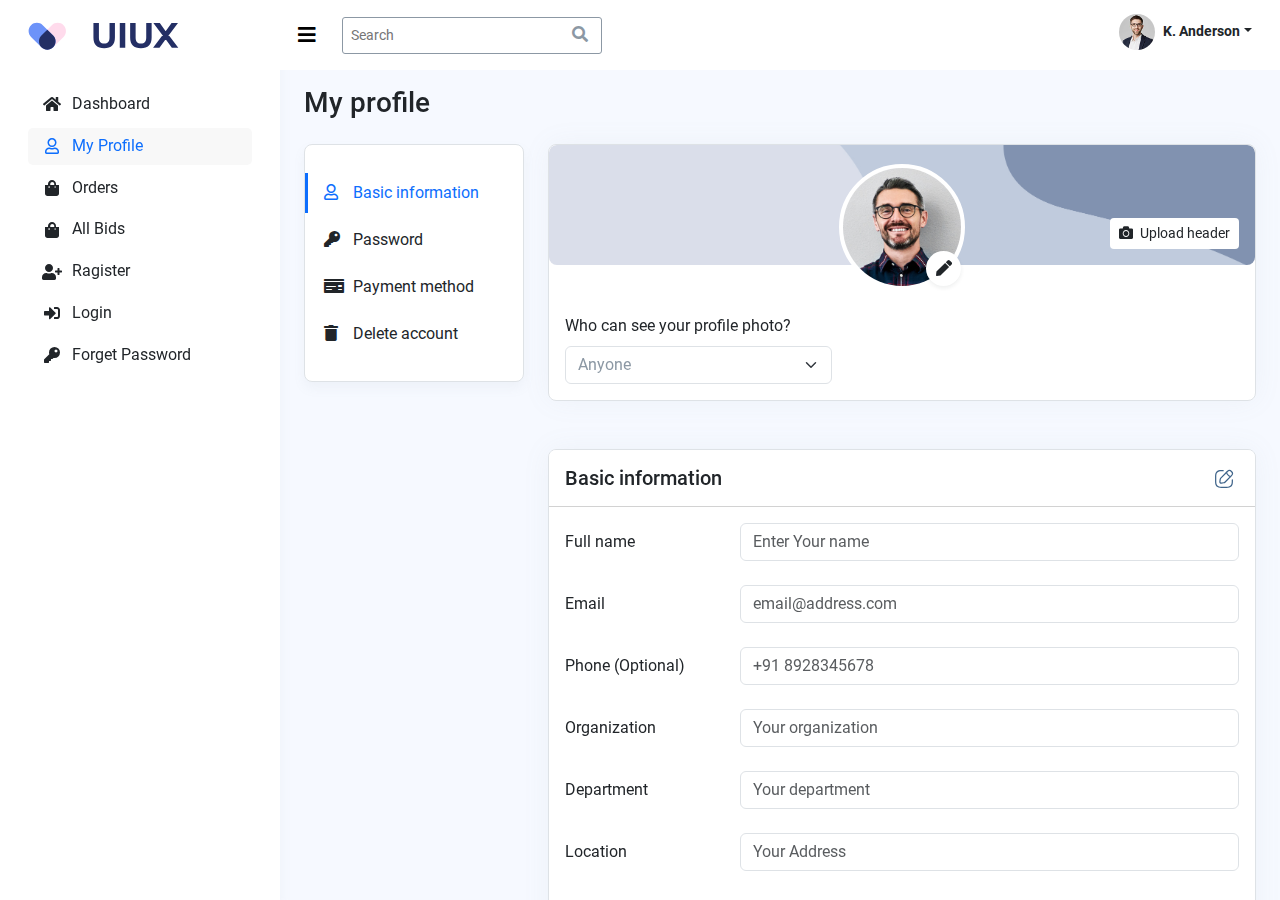
<file: profile.html>
<!DOCTYPE html>
<html lang="en">
<head>
    <meta charset="UTF-8">
    <meta name="viewport" content="width=device-width, initial-scale=1.0">
    <title>PFW || Profile</title>
    <!-- *Bootstrap Css* -->
    <link rel="stylesheet" href="assets/css/bootstrap.min.css">
    <!-- *Custom Css* -->
    <link rel="stylesheet" href="assets/css/custom.min.css">
    <!-- DataTables CSS -->
    <link rel="stylesheet" href="https://cdn.datatables.net/1.13.7/css/jquery.dataTables.min.css"> 

    <!-- DataTables Select CSS -->
    <link rel="stylesheet" href="https://cdn.datatables.net/select/1.3.4/css/select.dataTables.min.css">

    <!-- *Fontawesome 5* -->   
    <link rel="stylesheet" href="https://cdnjs.cloudflare.com/ajax/libs/font-awesome/5.15.4/css/all.min.css" integrity="sha512-1ycn6IcaQQ40/MKBW2W4Rhis/DbILU74C1vSrLJxCq57o941Ym01SwNsOMqvEBFlcgUa6xLiPY/NS5R+E6ztJQ==" crossorigin="anonymous" referrerpolicy="no-referrer" />
</head> 
<body >
    <!-- *Admin Structure Start* -->
    <div class="container-fluid vh-100 overflow-hidden">
        <div class="row h-100">
            <div class="col-auto h-100 asidemenu"  id="asidebar">
                <!-- Aside Bar Start -->
                <aside class="asidebar bg-white h-100 row flex-nowrap flex-column">
                  <div class="col-12 logopart">
                    <a href="index.html" class="logo mx-3"><img src="assets/img/logo.svg" alt="log"></a>
                    <button class="switch-icn bg-white border-0 ms-auto d-lg-none d-block" id="switchcancle"><i class="fas fa-times"></i></button>
                  </div>
                  <div class="col-12 h-100 flex-fill overflow-y-auto overflow-x-hidden">
                      <div class="asideitem p-3">
                          <ul class="navlist list-unstyled m-0 p-0">
                            <li><a href="index.html" class="navitems"><i class="fas fa-home"></i> Dashboard</a></li>
                            <li><a href="javascript:;" class="navitems active"><i class="far fa-user"></i> My Profile</a></li>
                            <li><a href="order.html" class="navitems"><i class="fas fa-shopping-bag"></i> Orders</a></li>
                            <li><a href="all-bids.html" class="navitems"><i class="fas fa-shopping-bag"></i> All Bids</a></li>
                            <li><a href="ragister.html" class="navitems"><i class="fas fa-user-plus"></i> Ragister</a></li>
                            <li><a href="login.html" class="navitems"><i class="fas fa-sign-in-alt"></i> Login</a></li>
                            <li><a href="forget-password.html" class="navitems"><i class="fas fa-key"></i> Forget Password</a></li> 
                          </ul>
                      </div>
                      
                  </div>
              </aside>
                <!-- Aside Bar End -->
            </div>
            <div class="col h-100 rightside">     
                <div class="row h-100 flex-column flex-nowrap">
                  <div class="col-12 header d-flex align-items-center bg-white">
                    <div class=" logopart d-lg-none d-block">
                        <a href="index.html" class="logo mx-3"><img src="assets/img/logo.svg" alt="log"></a> 
                    </div>
                    <button class="switch-icn bg-white border-0" id="switch"><i class="fas fa-bars"></i></button>
                    <div class="search-bar d-lg-block d-none">
                        <form class="search-form d-flex align-items-center w-100" method="POST" action="#">
                          <input type="text" name="query" placeholder="Search" title="Enter search keyword">
                          <button type="submit" title="Search"><i class="fas fa-search"></i></button>
                        </form>
                    </div><!-- End Search Bar -->
                  
                    <nav class="header-nav ms-auto">
                        <ul class="d-flex align-items-center">
                
                            <!-- <li class="nav-item d-block d-lg-none me-4">
                                <a class="nav-link nav-icon search-bar-toggle " href="#">
                                    <i class="fas fa-search"></i>
                                </a>
                            </li>End Search Icon -->
                
                
                            <li class="nav-item dropdown pe-3">
                    
                                <a class="nav-link nav-profile position-relative text-dark d-inline-flex align-items-center pe-0" href="#" data-bs-toggle="dropdown">
                                    <img src="assets/img/profile-img.jpg" alt="Profile" class="rounded-circle">
                                    <span class="d-none d-md-block dropdown-toggle ps-2">K. Anderson</span>
                                </a><!-- End Profile Iamge Icon -->
                    
                                <ul class="dropdown-menu dropdown-menu-end dropdown-menu-arrow profile  overflow-hidden bg-white border-0">  
                                    <li>
                                        <a class="dropdown-item position-relative text-dark d-inline-flex align-items-center active" href="javascript:;">
                                            <span class="profile-icn d-flex align-items-center justify-content-center"><i class="far fa-user"></i></span>
                                            <span>My Profile</span>
                                        </a>
                                    </li>
                                    <li>
                                        <hr class="dropdown-divider">
                                    </li>
                    
                                    <li>
                                        <a class="dropdown-item position-relative text-dark d-inline-flex align-items-center" href="profile.html#paymentSection">
                                            <span class="profile-icn d-flex align-items-center justify-content-center"><i class="fas fa-cog"></i></span>
                                            <span>Account Settings</span>
                                        </a>
                                    </li>
                                    <li>
                                        <hr class="dropdown-divider">
                                    </li>
                    
                                    <li>
                                        <a class="dropdown-item position-relative text-dark d-inline-flex align-items-center" href="javascript:;">
                                            <span class="profile-icn d-flex align-items-center justify-content-center"><i class="fas fa-sign-out-alt"></i></span>
                                            <span>Sign Out</span>
                                        </a>
                                    </li>
                    
                                </ul><!-- End Profile Dropdown Items -->
                            </li><!-- End Profile Nav -->
                
                        </ul>
                    </nav><!-- End Icons Navigation -->
                  </div>
                  <div class="col-12 h-100 flex-fill overflow-y-auto">
                      <div class="innerbody_part h-100">
                          <div class="card h100 border-0 bg-transparent shadow-0">
                              <div class="card-body h-100 px-0">
                                  
                                  <main id="content" role="main" class="main">
                                      <!-- Content -->
                                      <div class="content container-fluid profile-section">
                                          <!-- Page Header -->
                                          <div class="page-header">
                                            <div class="row align-items-center mb-3">
                                                <div class="col-sm">
                                                    <h3 class="page-header-title">My profile</h3>
                                                </div> 
                                            </div>
                                            <!-- End Row -->  
                                          </div> 

                                          <div class="row">
                                              <div class="col-xl-3 col-lg-4">
                                                <!-- Navbar -->
                                                <div class="navbar-expand-lg navbar-vertical mb-3 mb-lg-5 bg-white">
                                                  <!-- Navbar Toggle --> 
                                                  <div class="d-grid">
                                                    <button type="button" class="navbar-toggler btn btn-white " data-bs-toggle="collapse" data-bs-target="#navbarVerticalNavMenu" aria-label="Toggle navigation" aria-expanded="false" aria-controls="navbarVerticalNavMenu">
                                                      <span class="d-flex justify-content-between align-items-center">
                                                        <span class="text-dark">Menu</span>
                                      
                                                        <span class="navbar-toggler-default">
                                                          <i class="fas fa-bars"></i>
                                                        </span>
                                      
                                                        <span class="navbar-toggler-toggled">
                                                          <i class="fas fa-times"></i>
                                                        </span>
                                                      </span>
                                                    </button>
                                                  </div> 
                                                  <!-- End Navbar Toggle -->
                                      
                                                  <!-- Navbar Collapse -->
                                                  <div id="navbarVerticalNavMenu" class="collapse navbar-collapse">
                                                    <ul id="navbarSettings" class="js-sticky-block js-scrollspy card card-navbar-nav nav nav-tabs nav-lg nav-vertical w-100 border-0">
                                                      <li class="nav-item py-1">
                                                        <a class="nav-link text-dark active border-0" href="#content">
                                                          <i class="far fa-user"></i> Basic information
                                                        </a>
                                                      </li> 
                                                      <li class="nav-item py-1">
                                                        <a class="nav-link text-dark border-0" href="#passwordSection">
                                                          <i class="fas fa-key"></i> Password
                                                        </a>
                                                      </li>    
                                                      <li class="nav-item py-1">
                                                        <a class="nav-link text-dark border-0" href="#paymentSection">
                                                          <i class="fas fa-money-check"></i> Payment method
                                                        </a>
                                                      </li>  
                                                      <li class="nav-item py-1">
                                                        <a class="nav-link text-dark border-0" href="#deleteAccountSection">
                                                          <i class="fas fa-trash"></i> Delete account
                                                        </a>
                                                      </li>
                                                    </ul>
                                                  </div>
                                                  <!-- End Navbar Collapse -->
                                                </div>
                                                <!-- End Navbar -->
                                              </div>
                                      
                                              <div class="col-xl-9 col-lg-8">
                                                <div class="d-grid gap-3 gap-lg-5 position-relative">
                                                  <!-- Card -->
                                                  <div class="card overflow-hidden">
                                                    <!-- Profile Cover -->
                                                    <div class="profile-cover position-relative">
                                                      <div class="profile-cover-img-wrapper position-absolute top-0">
                                                        <img id="profileCoverImg" class="profile-cover-img w-100" src="assets/img/profile-bg.jpg" alt="Image Description">
                                      
                                                        <!-- Custom File Cover -->
                                                        <div class="profile-cover-content profile-cover-uploader position-absolute mb-0 overflow-hidden p-3">
                                                          <input type="file" class="js-file-attach profile-cover-uploader-input position-absolute top-0 h-100 w-100" id="profileCoverUplaoder">
                                                          <label class="profile-cover-uploader-label btn btn-sm bg-white" for="profileCoverUplaoder">
                                                              <i class="fas fa-camera"></i>
                                                              <span class="d-none d-sm-inline-block ms-1">Upload header</span>
                                                          </label>
                                                        </div>
                                                        <!-- End Custom File Cover -->
                                                      </div>
                                                    </div>
                                                    <!-- End Profile Cover -->
                                      
                                                    <!-- Avatar -->
                                                    <label class="avatar avatar-xxl avatar-circle avatar-uploader profile-cover-avatar position-relative bg-white d-flex" for="editAvatarUploaderModal">
                                                      <img id="editAvatarImgModal" class="avatar-img" src="assets/img/user-img.jpg" alt="Image Description">
                                      
                                                      <input type="file" class="js-file-attach avatar-uploader-input position-absolute h-100 w-100" id="editAvatarUploaderModal">
                                      
                                                      <span class="avatar-uploader-trigger shadow-sm p-2 d-flex align-items-center justify-content-center bg-white position-absolute">
                                                          <i class="fas fa-pen"></i>
                                                      </span>
                                                    </label>
                                                    <!-- End Avatar -->
                                      
                                                    <!-- Body -->
                                                    <div class="card-body">
                                                      <div class="row">
                                                        <div class="col-xl-5 col-lg-8 col-sm-5">
                                                          <span class="d-block mb-2">Who can see your profile photo? <i class="bi-question-circle" data-bs-toggle="tooltip" data-bs-placement="top" title="Your visibility setting only applies to your profile photo. Your header image is always visible to anyone."></i></span>
                                      
                                                          <!-- Select -->
                                                          <select class="form-select">
                                                              <option><i class="fas fa-globe"></i> Anyone</option>
                                                              <option><i class="fas fa-lock"></i> Only you</option> 
                                                          </select> 
                                                          <!-- End Select -->
                                                        </div>
                                                        <!-- End Col -->
                                                      </div>
                                                      <!-- End Row -->
                                                    </div>
                                                    <!-- End Body -->
                                                  </div>
                                                  <!-- End Card -->
                                      
                                                  <!-- Card -->
                                                  <div id="content" class="card overflow-hidden">
                                                    <div class="card-header bg-white d-flex justify-content-between align-items-center">
                                                      <div class="col">
                                                        <h5 class="card-title my-2">Basic information</h5>
                                                      </div>
                                                      <div class="col-auto">
                                                        <button type="button" class="editBtn border-0 bg-transparent" class="editBtn" id="enableinput">
                                                          <img src="assets/img/edit.svg" alt="edit">
                                                        </button>
                                                      </div>
                                                    </div>
                                      
                                                    <!-- Body -->
                                                    <div class="card-body">
                                                      <!-- Form -->
                                                      <form>
                                                        <!-- Form -->
                                                        <div class="row mb-4">
                                                          <label for="NameLabel" class="col-sm-3 col-form-label form-label">Full name</label>
                                      
                                                          <div class="col-sm-9">
                                                            <input type="text" class="form-control" name="Name" id="NameLabel" placeholder="Enter Your name" aria-label="Your name"> 
                                                          </div>
                                                        </div>
                                                        <!-- End Form -->
                                      
                                                        <!-- Form -->
                                                        <div class="row mb-4">
                                                          <label for="emailLabel" class="col-sm-3 col-form-label form-label">Email</label>
                                      
                                                          <div class="col-sm-9">
                                                            <input type="email" class="form-control" name="email" id="signinSrEmail" placeholder="email@address.com" aria-label="email@address.com">
                                                          </div>
                                                        </div>
                                                        <!-- End Form -->
                                      
                                                        <!-- Form -->
                                                        <div class="row mb-4">
                                                          <label for="phoneLabel" class="col-sm-3 col-form-label form-label">Phone <span class="">(Optional)</span></label>
                                      
                                                          <div class="col-sm-9">
                                                            <input type="text" class="form-control" name="phone" id="phoneLabel" placeholder="+91 8928345678" aria-label="+91 8928345678">
                                                          </div>
                                                        </div>
                                                        <!-- End Form -->
                                      
                                                        <!-- Form -->
                                                        <div class="row mb-4">
                                                          <label for="organizationLabel" class="col-sm-3 col-form-label form-label">Organization</label>
                                      
                                                          <div class="col-sm-9">
                                                            <input type="text" class="form-control" name="organization" id="organizationLabel" placeholder="Your organization" aria-label="Your organization">
                                                          </div>
                                                        </div>
                                                        <!-- End Form -->
                                      
                                                        <!-- Form -->
                                                        <div class="row mb-4">
                                                          <label for="departmentLabel" class="col-sm-3 col-form-label form-label">Department</label>
                                      
                                                          <div class="col-sm-9">
                                                            <input type="text" class="form-control" name="department" id="departmentLabel" placeholder="Your department" aria-label="Your department">
                                                          </div>
                                                        </div>
                                                        <!-- End Form -->
                                      
                                                        <!-- Form -->
                                                        <div class="row mb-4">
                                                          <label for="locationLabel" class="col-sm-3 col-form-label form-label">Location</label>
                                      
                                                          <div class="col-sm-9"> 
                                      
                                                            <div class="mb-3">
                                                              <input type="text" class="form-control" name="addres" id="addresLabel" placeholder="Your Address" aria-label="Your Address">
                                                            </div> 
                                                          </div>
                                                        </div>
                                                        <!-- End Form --> 
                                      
                                                        <div class="d-flex justify-content-end">
                                                          <button type="submit" class="btn btn-primary themebtn" id="disableinput">Save changes</button>
                                                        </div>
                                                      </form>
                                                      <!-- End Form -->
                                                    </div>
                                                    <!-- End Body -->
                                                  </div>
                                                  <!-- End Card --> 
                                      
                                                  <!-- Card -->
                                                  <div id="passwordSection" class="card overflow-hidden">
                                                    <div class="card-header bg-white">
                                                      <h5 class="card-title my-2">Change your password</h5>
                                                    </div>
                                      
                                                    <!-- Body -->
                                                    <div class="card-body">
                                                      <!-- Form -->
                                                      <form id="changePasswordForm">
                                                        <!-- Form -->
                                                        <div class="row mb-4">
                                                          <label for="currentPasswordLabel" class="col-sm-3 col-form-label form-label">Current password</label>
                                      
                                                          <div class="col-sm-9">
                                                            <input type="password" class="form-control" name="currentPassword" id="currentPasswordLabel" placeholder="Enter current password" aria-label="Enter current password">
                                                          </div>
                                                        </div>
                                                        <!-- End Form -->
                                      
                                                        <!-- Form -->
                                                        <div class="row mb-4">
                                                          <label for="newPassword" class="col-sm-3 col-form-label form-label">New password</label>
                                      
                                                          <div class="col-sm-9">
                                                            <input type="password" class="form-control" name="newPassword" id="newPassword" placeholder="Enter new password" aria-label="Enter new password">
                                                          </div>
                                                        </div>
                                                        <!-- End Form -->
                                      
                                                        <!-- Form -->
                                                        <div class="row mb-4">
                                                          <label for="confirmNewPasswordLabel" class="col-sm-3 col-form-label form-label">Confirm new password</label>
                                      
                                                          <div class="col-sm-9">
                                                            <div class="mb-3">
                                                              <input type="password" class="form-control" name="confirmNewPassword" id="confirmNewPasswordLabel" placeholder="Confirm your new password" aria-label="Confirm your new password">
                                                            </div>
                                      
                                                            <h6>Password requirements:</h6>
                                      
                                                            <div class="content">Ensure that these requirements are met:</div>
                                      
                                                            <ul class="mx-5 content">
                                                              <li class="list-style-disc">Minimum 8 characters long - the more, the better</li>
                                                              <li>At least one lowercase character</li>
                                                              <li>At least one uppercase character</li>
                                                              <li>At least one number, symbol, or whitespace character</li>
                                                            </ul>
                                                          </div>
                                                        </div>
                                                        <!-- End Form -->
                                      
                                                        <div class="d-flex justify-content-end">
                                                          <button type="submit" class="btn btn-primary">Save Changes</button>
                                                        </div>
                                                      </form>
                                                      <!-- End Form -->
                                                    </div>
                                                    <!-- End Body -->
                                                  </div>
                                                  <!-- End Card -->  
                                                  
                                                  <!-- Card -->
                                                  <div id="paymentSection" class="card overflow-hidden">
                                                    <div class="card-header bg-white">
                                                      <h5 class="card-header-title my-2">Payment method</h5>
                                                    </div>
                                      
                                                    <!-- Body -->
                                                      <div class="card-body">
                                                        <div class="mb-4">
                                                          <div class="content">Cards will be charged either at the end of the month or whenever your balance exceeds the usage threshold. All major credit / debit cards accepted.</div>
                                                        </div>

                                                        <!-- List Group -->
                                                        <ul class="list-group mb-5">
                                                          <!-- Item -->
                                                          <li class="list-group-item">
                                                            <div class="mb-2">
                                                              <h6>Maria Williams <span class="badge small bg-primary ms-1">Primary</span></h6>
                                                            </div>

                                                            <!-- Media -->
                                                            <div class="d-flex">
                                                              <div class="flex-shrink-0">
                                                                <img class="avatar avatar-sm" src="assets/img/mastercard.svg" class="img-fluid" alt="Image Description">
                                                              </div>

                                                              <div class="flex-grow-1 ms-3">
                                                                <div class="row">
                                                                  <div class="col-sm mb-3 mb-sm-0">
                                                                    <span class="d-block text-dark">MasterCard &bull;&bull;&bull;&bull; 4242</span>
                                                                    <small class="d-block content">Checking - Expires 12/22</small>
                                                                  </div>
                                                                  <!-- End Col -->
                                                                  <!-- Button trigger modal -->
                                                                  
                                                                  
                                                                  

                                                                  <div class="col-sm-auto">
                                                                    <div class="d-flex gap-3">
                                                                      <button type="button" class="btn content btn-white btn-sm border border-1" data-bs-toggle="modal" data-bs-target="#exampleModal">
                                                                        <i class="fas fa-pen me-2"></i> Edit
                                                                      </button>
                                                                      <button type="button" class="btn content btn-white btn-sm border border-1">
                                                                        <i class="fas fa-trash me-2"></i> Delete
                                                                      </button>
                                                                    </div>
                                                                  </div>
                                                                  <!-- End Col -->
                                                                </div>
                                                                <!-- End Row -->
                                                              </div>
                                                            </div>
                                                            <!-- End Media -->
                                                          </li>
                                                          <!-- End Item -->

                                                          <!-- Item -->
                                                          <li class="list-group-item">
                                                            <div class="mb-2">
                                                              <h6>Maria Williams <span class="text-danger small ms-1">Expired</span></h6>
                                                            </div>

                                                            <!-- Media -->
                                                            <div class="d-flex">
                                                              <div class="flex-shrink-0">
                                                                <img class="avatar avatar-sm" src="assets/img/visa.svg" class="img-fluid" alt="Image Description">
                                                              </div>

                                                              <div class="flex-grow-1 ms-3">
                                                                <div class="row">
                                                                  <div class="col-sm mb-3 mb-sm-0">
                                                                    <span class="d-block text-dark">Visa &bull;&bull;&bull;&bull; 9016</span>
                                                                    <small class="d-block content ">Debit - Expires 04/20</small>
                                                                  </div>
                                                                  <!-- End Col -->

                                                                  <div class="col-sm-auto">
                                                                    <div class="d-flex gap-3">
                                                                      <button type="button" class="btn content btn-white btn-sm border border-1" data-bs-toggle="modal" data-bs-target="#exampleModal">
                                                                        <i class="fas fa-pen me-2"></i> Edit
                                                                      </button>
                                                                      <button type="button" class="btn content btn-white btn-sm border border-1">
                                                                        <i class="fas fa-trash me-2"></i> Delete
                                                                      </button>
                                                                    </div>
                                                                  </div>
                                                                  <!-- End Col -->
                                                                </div>
                                                                <!-- End Row -->
                                                              </div>
                                                            </div>
                                                            <!-- End Media -->
                                                          </li>
                                                          <!-- End Item -->
                                                        </ul>
                                                        <!-- End List Group -->

                                                        <div class="row">
                                                          <div class="col-lg-6">
                                                            <!-- Card -->
                                                            <button type="button" class="btn btn-white w-100 border-0" data-bs-toggle="modal" data-bs-target="#exampleModal1">
                                                              <a class="card card-dashed text-center w-100 p-5" href="javascript:;">
                                                                <div class="card-body card-dashed-body py-8">
                                                                  <img class="avatar avatar-lg avatar-4x3 mb-2" src="assets/img/oc-add-card.svg" alt="Image Description" data-hs-theme-appearance="default"> 
                                                                  <div><i class="fas fa-plus"></i> Add a new card</div>
                                                                </div>
                                                              </a>
                                                            </button>
                                                            
                                                            <!-- End Card -->
                                                          </div>
                                                          <!-- End Col -->
                                                        </div>
                                                        <!-- End Row -->
                                                      </div>
                                                    <!-- End Body -->
                                                  </div>
                                                  <!-- End Card --> 
                                                  <!-- Card -->
                                                  <div id="deleteAccountSection" class="card overflow-hidden">
                                                    <div class="card-header bg-white">
                                                      <h5 class="card-title my-2">Change Refer amount</h5>
                                                    </div>
                                      
                                                    <!-- Body -->
                                                    <div class="card-body">
                                                      <!-- Form -->
                                                      <form id="changePasswordForm">
                                                        <!-- Form -->
                                                        <div class="row mb-4">
                                                          <label for="referasmount" class="col-sm-3 col-form-label form-label">Enter Refer Amount</label>
                                      
                                                          <div class="col-sm-9">
                                                            <input type="tel" class="form-control" name="currentPassword" id="referasmount" placeholder="Enter refer amount" aria-label="Enter current password">
                                                          </div>
                                                        </div>
                                                        <!-- End Form -->
                                                        <div class="d-flex justify-content-end">
                                                          <button type="submit" class="btn btn-primary">Save Changes</button>
                                                        </div>
                                                      </form>
                                                      <!-- End Form -->
                                                    </div>
                                                    <!-- End Body -->
                                                  </div>
                                                  <!-- End Card -->  
                                      
                                                </div>
                                      
                                                <!-- Sticky Block End Point -->
                                                <div id="stickyBlockEndPoint"></div>
                                              </div>
                                            </div>
                                            <!-- End Row -->
                                      </div>    
                                  </main>
                              </div>
                          </div>
                      </div>
                  </div>
                </div>
            </div>
        </div>
    </div> 


      <!-- Modal -->
      <div class="modal fade" id="exampleModal" tabindex="-1" aria-labelledby="exampleModalLabel" aria-hidden="true">
        <div class="modal-dialog modal-dialog-centered">
          <form class="modal-content">
            <!-- Header -->
            <div class="modal-header">
              <h5 class="modal-title" id="accountEditCardModalLabel">Edit card</h5>
              <button type="button" class="btn-close" data-bs-dismiss="modal" aria-label="Close"></button>
            </div>
            <!-- End Header -->
    
            <!-- Body -->
            <div class="modal-body">
              <!-- Form -->
              <div>
                <!-- Form -->
                <div class="mb-4">
                  <label for="editCardNameLabel" class="form-label">Name on card</label>
                  <input type="text" class="form-control" id="editCardNameLabel" placeholder="Maria Williams" aria-label="Maria Williams" value="Maria Williams">
                </div>
                <!-- End Form -->
    
                <!-- Form -->
                <div class="mb-4">
                  <label for="editCardNumberLabel" class="form-label">Card number</label>
                  <input type="text" class="js-input-mask form-control" name="cardNumber" id="editCardNumberLabel" placeholder="xxxx xxxx xxxx xxxx" aria-label="xxxx xxxx xxxx xxxx" value="5200 7084 8243 4242" data-hs-mask-options="{
                          &quot;mask&quot;: &quot;0000 0000 0000 0000&quot;
                        }">
                </div>
                <!-- End Form -->
    
                <div class="row">
                  <div class="col-sm-6">
                    <!-- Form -->
                    <div class="mb-4">
                      <label for="editCardEexpirationDateLabel" class="form-label">Expiration date</label>
                      <input type="text" class="js-input-mask form-control" name="expirationDate" id="editCardEexpirationDateLabel" placeholder="xx/xxxx" aria-label="xx/xxxx" value="12/2022" data-hs-mask-options="{
                              &quot;mask&quot;: &quot;00/0000&quot;
                            }">
                    </div>
                    <!-- End Form -->
                  </div>
    
                  <div class="col-sm-6">
                    <!-- Form -->
                    <div class="mb-4">
                      <label for="editCardSecurityCodeLabel" class="form-label">CVV Code <i class="far fa-question-circle"></i></label>
                      <input type="password" class="js-input-mask form-control" name="securityCode" id="editCardSecurityCodeLabel" placeholder="xxx" aria-label="xxx" value="789">
                    </div>
                    <!-- End Form -->
                  </div>
                </div>
                <!-- End Row -->
    
                <!-- Custom Checkbox -->
                <div class="form-check mb-4">
                  <input type="checkbox" class="form-check-input" id="editCardMakePrimaryCheckbox2" checked="">
                  <label class="form-check-label" for="editCardMakePrimaryCheckbox2">Make this primary card</label>
                </div>
                <!-- End Custom Checkbox -->
              </div>
              <!-- End Form -->
            </div>
            <!-- End Body -->
            <div class="modal-footer">
              <div class="d-flex justify-content-end gap-3">
                <button type="button" class="btn btn-white" data-bs-dismiss="modal">Close</button>
                <button type="button" class="btn btn-primary">Save changes</button>
              </div>
            </div>
          </form>
        </div>
      </div>

      <!-- Modal -->
      <div class="modal fade" id="exampleModal1" tabindex="-1" aria-labelledby="exampleModalLabel" aria-hidden="true">
        <div class="modal-dialog modal-dialog-centered">
          <form class="modal-content">
            <!-- Header -->
            <div class="modal-header">
              <h5 class="modal-title" id="accountAddCardModalLabel">Add card</h5>
              <button type="button" class="btn-close" data-bs-dismiss="modal" aria-label="Close"></button>
            </div>
            <!-- End Header -->
    
            <!-- Body -->
            <div class="modal-body">
              <!-- Form -->
              <div>
                <!-- Radio Button Group -->
                <div class="btn-group-sm-vertical">
                  <ul class="nav nav-pills bg-light w-100 justify-content-around" role="tablist">
                    <li class="nav-item w-50">
                      <a class="nav-link active text-center m-2" data-bs-toggle="pill" href="#home">
                        Credit or Debit card
                      </a>
                    </li>
                    <li class="nav-item w-50">
                      <a class="nav-link text-center m-2" data-bs-toggle="pill" href="#menu1">
                        Add Bank Account
                      </a>
                    </li> 
                  </ul>
                
                  <!-- Tab panes -->
                  <div class="tab-content">
                    <div id="home" class="container tab-pane active"><br>
                      <!-- Form -->
                            <div class="mb-4">
                              <label for="cardNameLabel" class="form-label">Name on card</label>
                              <input type="text" class="form-control" id="cardNameLabel" placeholder="Payoneer" aria-label="Payoneer">
                            </div>
                            <!-- End Form -->
                
                            <!-- Form -->
                            <div class="mb-4">
                              <label for="cardNumberLabel" class="form-label">Card number</label>
                              <input type="text" class="js-input-mask form-control" name="cardNumber" id="cardNumberLabel" placeholder="xxxx xxxx xxxx xxxx" aria-label="xxxx xxxx xxxx xxxx" data-hs-mask-options="{
                                      &quot;mask&quot;: &quot;0000 0000 0000 0000&quot;
                                    }">
                            </div>
                            <!-- End Form -->
                
                            <div class="row">
                              <div class="col-sm-6">
                                <!-- Form -->
                                <div class="mb-4">
                                  <label for="expirationDateLabel" class="form-label">Expiration date</label>
                                  <input type="text" class="js-input-mask form-control" name="expirationDate" id="expirationDateLabel" placeholder="xx/xxxx" aria-label="xx/xxxx" data-hs-mask-options="{
                                          &quot;mask&quot;: &quot;00/0000&quot;
                                        }">
                                </div>
                                <!-- End Form -->
                              </div>
                
                              <div class="col-sm-6">
                                <!-- Form -->
                                <div class="mb-4">
                                  <label for="securityCodeLabel" class="form-label">CVV Code <i class="far fa-question-circle"></i></label>
                                  <input type="text" class="js-input-mask form-control" name="securityCode" id="securityCodeLabel" placeholder="xxx" aria-label="xxx">
                                </div>
                                <!-- End Form -->
                              </div>
                            </div>
                            <!-- End Row -->
                
                            <!-- Custom Checkbox -->
                            <div class="form-check mb-4">
                              <input type="checkbox" class="form-check-input" id="makePrimaryCheckbox1">
                              <label class="form-check-label" for="makePrimaryCheckbox1">Make this primary card</label>
                            </div>
                            <!-- End Custom Checkbox -->
                    </div>
                    <div id="menu1" class="container tab-pane fade"><br>
                      <!-- Form -->
                      <div class="mb-4">
                        <label for="cardNameLabel" class="form-label">Account holder name</label>
                        <input type="text" class="form-control" id="cardNameLabel" placeholder="Payoneer" aria-label="Payoneer">
                      </div>
                      <!-- End Form -->
          
                      <!-- Form -->
                      <div class="mb-4">
                        <label for="cardNumberLabel" class="form-label">Account number</label>
                        <input type="text" class="js-input-mask form-control" name="cardNumber" id="cardNumberLabel" placeholder="xxxx xxxx xxxx xxxx" aria-label="xxxx xxxx xxxx xxxx" data-hs-mask-options="{
                                &quot;mask&quot;: &quot;0000 0000 0000 0000&quot;
                              }">
                      </div>
                      <!-- End Form -->
          
                      <div class="row">
                        <div class="col-sm-6">
                          <!-- Form -->
                          <div class="mb-4">
                            <label for="expirationDateLabel" class="form-label">Expiration date</label>
                            <input type="text" class="js-input-mask form-control" name="expirationDate" id="expirationDateLabel" placeholder="xx/xxxx" aria-label="xx/xxxx" data-hs-mask-options="{
                                    &quot;mask&quot;: &quot;00/0000&quot;
                                  }">
                          </div>
                          <!-- End Form -->
                        </div>
          
                        <div class="col-sm-6">
                          <!-- Form -->
                          <div class="mb-4">
                            <label for="securityCodeLabel" class="form-label">IFSC Code <i class="far fa-question-circle"></i></label>
                            <input type="text" class="js-input-mask form-control" name="securityCode" id="securityCodeLabel" placeholder="xxx" aria-label="xxx">
                          </div>
                          <!-- End Form -->
                        </div>
                      </div>
                      <!-- End Row -->
          
                      <!-- Custom Checkbox -->
                      <div class="form-check mb-4">
                        <input type="checkbox" class="form-check-input" id="makePrimaryCheckbox1">
                        <label class="form-check-label" for="makePrimaryCheckbox1">Make this primary card</label>
                      </div>
                      <!-- End Custom Checkbox -->
                    </div> 
                  </div> 
                </div>
                <!-- End Radio Button Group -->
    
                
              </div>
              <!-- End Form -->
            </div>
            <div class="modal-footer">
              <div class="d-flex justify-content-end gap-3">
                <button type="button" class="btn btn-white" data-bs-dismiss="modal">Close</button>
                <button type="button" class="btn btn-primary">Save changes</button>
              </div>
            </div>
            <!-- End Body -->
          </form>
        </div>
      </div>

    
    <!-- Admin Structure End -->
    <script src="https://cdn.jsdelivr.net/npm/@popperjs/core@2.11.6/dist/umd/popper.min.js"></script>
  <!-- jQuery -->
  <script src="https://code.jquery.com/jquery-3.6.4.min.js"></script>

  <!-- DataTables -->
  <script src="https://cdn.datatables.net/1.13.7/js/jquery.dataTables.min.js"></script> 

  <!-- DataTables Select JS -->
  <script src="https://cdn.datatables.net/select/1.3.4/js/dataTables.select.min.js"></script>

  <!-- *Bootstrap Js* -->
  <script src="assets/libs/bootstrap/js/bootstrap.bundle.min.js"></script>
  <!-- *Custom Js* -->
  <script src="assets/js/main.js"></script> 
    <script>
        $(document).ready(function(){
      $('#navbarSettings .nav-link').click(function(){
        // Remove active class from all nav-links
        $('#navbarSettings .nav-link').removeClass('active');
        // Add active class to the clicked nav-link
        $(this).addClass('active');
      });
    });
    </script>
</body>
</html>
</file>
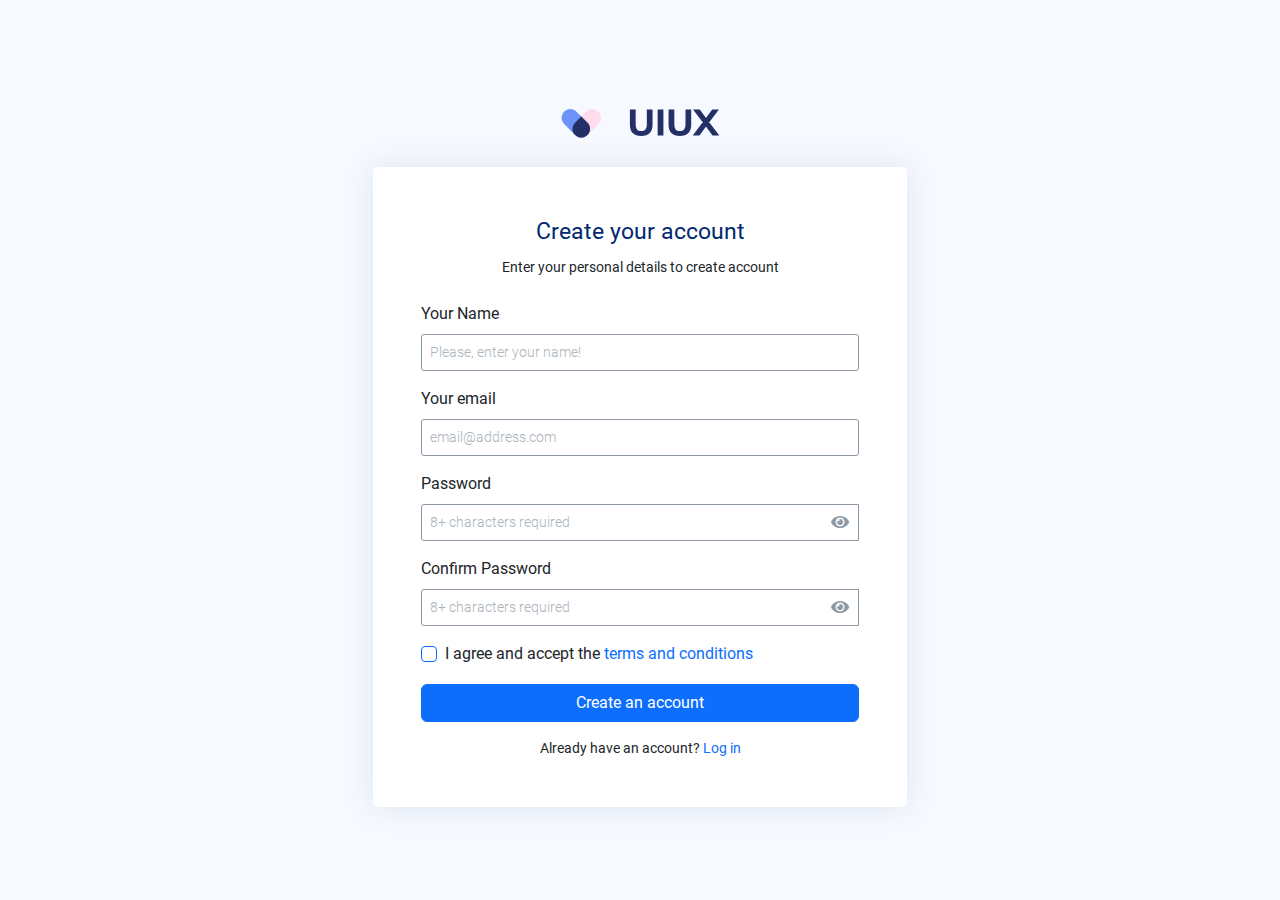
<file: ragister.html>
<!DOCTYPE html>
<html lang="en">
<head>
    <meta charset="UTF-8">
    <meta name="viewport" content="width=device-width, initial-scale=1.0">
    <title>PFW || Ragister</title>
    <!-- *Bootstrap Css* -->
    <link rel="stylesheet" href="assets/css/bootstrap.min.css">
    <!-- *Custom Css* -->
    <link rel="stylesheet" href="assets/css/custom.min.css">
    <!-- DataTables CSS -->
    <link rel="stylesheet" href="https://cdn.datatables.net/1.13.7/css/jquery.dataTables.min.css"> 

    <!-- DataTables Select CSS -->
    <link rel="stylesheet" href="https://cdn.datatables.net/select/1.3.4/css/select.dataTables.min.css">

    <!-- *Fontawesome 5* -->   
    <link rel="stylesheet" href="https://cdnjs.cloudflare.com/ajax/libs/font-awesome/5.15.4/css/all.min.css" integrity="sha512-1ycn6IcaQQ40/MKBW2W4Rhis/DbILU74C1vSrLJxCq57o941Ym01SwNsOMqvEBFlcgUa6xLiPY/NS5R+E6ztJQ==" crossorigin="anonymous" referrerpolicy="no-referrer" />
</head> 
<body >
    <main>
        <div class="container">
    
          <section class="section register min-vh-100 d-flex flex-column align-items-center justify-content-center py-4">
            <div class="container">
              <div class="row justify-content-center">
                <div class="col-xl-6 col-lg-8 col-md-10 d-flex flex-column align-items-center justify-content-center">
    
                  <div class="d-flex justify-content-center py-4">
                    <a href="index.html" class="logo w-auto">
                      <img src="assets/img/logo.svg" alt="logo"> 
                    </a>
                  </div><!-- End Logo -->
    
                  <div class="card mb-3">
    
                    <div class="card-body p-md-5 p-4">
    
                      <div class="pb-2">
                        <div class="card-title text-center pb-0">Create your account</div>
                        <div class="text-center small pb-3 content">Enter your personal details to create account</div>
                      </div>
    
                      <form class="row g-3 needs-validation" novalidate>
                        <div class="col-12">
                            <label for="yourName" class="form-label">Your Name</label>
                            <div class="input-group">
                                <input type="text" name="name" class="form-control" placeholder="Please, enter your name!" id="yourName" required=""> 
                            </div>
                        </div>
                        <div class="col-12">
                            <label class="form-label" for="signinSrEmail">Your email</label>
                            <div class="input-group">
                                <input type="email" class="form-control" name="email" id="signinSrEmail" tabindex="1" placeholder="email@address.com" aria-label="email@address.com" required="">
                            </div>
                        </div>
    
                        <div class="col-12 password-container">
                            <label for="yourPassword" class="form-label d-flex justify-content-between">
                                Password
                            </label>
                            <div class="input-group">
                                <input type="password" name="password" class="form-control" placeholder="8+ characters required" id="yourPassword" required>
                                <div class="password-toggle" onclick="togglePasswordVisibility()">
                                    <i class="fas fa-eye" id="toggleIcon"></i>
                                </div>
                            </div>
                        </div>
                        <div class="col-12 password-container">
                            <label for="yourPassword" class="form-label d-flex justify-content-between">
                                Confirm Password
                            </label>
                            <div class="input-group">
                                <input type="password" name="password" class="form-control" placeholder="8+ characters required" id="yourPassword" required>
                                <div class="password-toggle" onclick="togglePasswordVisibility()">
                                    <i class="fas fa-eye" id="toggleIcon"></i>
                                </div>
                            </div>
                        </div>
    
                        <div class="col-12">
                            <div class="form-check">
                              <input class="form-check-input" name="terms" type="checkbox" value="" id="acceptTerms" required>
                              <label class="form-check-label" for="acceptTerms">I agree and accept the <a href="#">terms and conditions</a></label>
                              <div class="invalid-feedback">You must agree before submitting.</div>
                            </div>
                          </div>
                          <div class="col-12">
                            <button class="btn btn-primary w-100" type="submit">Create an account</button>
                          </div>
                          <div class="col-12">
                            <div class="small mb-0 content text-center">Already have an account? <a href="login.html">Log in</a></div>
                          </div>
                      </form>
    
                    </div>
                  </div>    
                </div>
              </div>
            </div>
    
          </section>
    
        </div>
      </main><!-- End #main -->
    
  <!-- jQuery -->
  <script src="https://code.jquery.com/jquery-3.6.4.min.js"></script>

  <!-- DataTables -->
  <script src="https://cdn.datatables.net/1.13.7/js/jquery.dataTables.min.js"></script> 

  <!-- DataTables Select JS -->
  <script src="https://cdn.datatables.net/select/1.3.4/js/dataTables.select.min.js"></script>

  <!-- *Bootstrap Js* -->
  <script src="assets/libs/bootstrap/js/bootstrap.bundle.min.js"></script>
  <!-- *Custom Js* -->
  <script src="assets/js/main.js"></script>
 
</body>
</html>
</file>
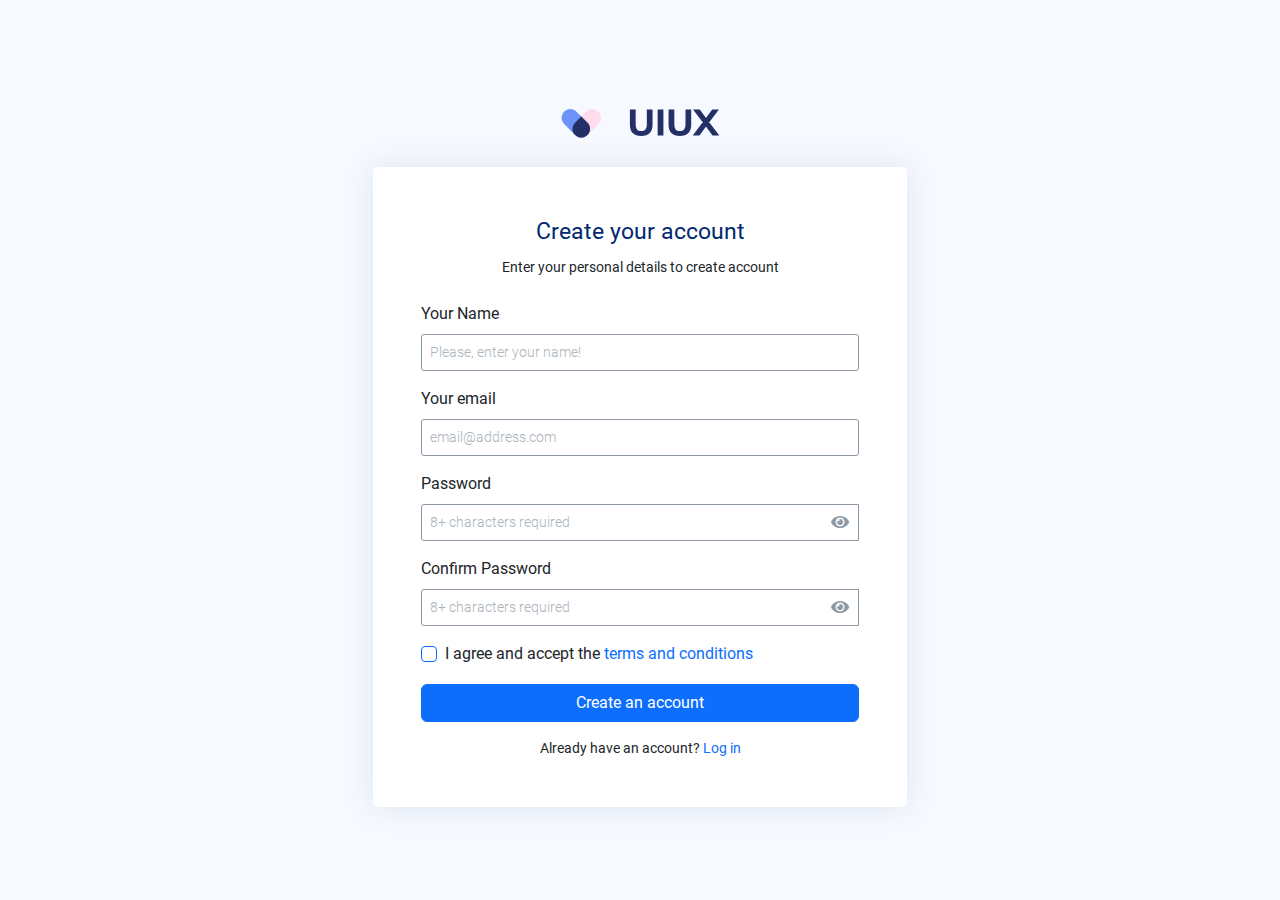
<file: sign-up.html>
<!DOCTYPE html>
<html lang="en">
<head>
    <meta charset="UTF-8">
    <meta name="viewport" content="width=device-width, initial-scale=1.0">
    <title>Document</title>
    <!-- *Bootstrap Css* -->
    <link rel="stylesheet" href="assets/css/bootstrap.min.css">
    <!-- *Custom Css* -->
    <link rel="stylesheet" href="assets/css/custom.min.css">
    <!-- DataTables CSS -->
    <link rel="stylesheet" href="https://cdn.datatables.net/1.13.7/css/jquery.dataTables.min.css"> 

    <!-- DataTables Select CSS -->
    <link rel="stylesheet" href="https://cdn.datatables.net/select/1.3.4/css/select.dataTables.min.css">

    <!-- *Fontawesome 5* -->   
    <link rel="stylesheet" href="https://cdnjs.cloudflare.com/ajax/libs/font-awesome/5.15.4/css/all.min.css" integrity="sha512-1ycn6IcaQQ40/MKBW2W4Rhis/DbILU74C1vSrLJxCq57o941Ym01SwNsOMqvEBFlcgUa6xLiPY/NS5R+E6ztJQ==" crossorigin="anonymous" referrerpolicy="no-referrer" />
</head> 
<body >
    <main>
        <div class="container">
    
          <section class="section register min-vh-100 d-flex flex-column align-items-center justify-content-center py-4">
            <div class="container">
              <div class="row justify-content-center">
                <div class="col-xl-6 col-lg-8 col-md-10 d-flex flex-column align-items-center justify-content-center">
    
                  <div class="d-flex justify-content-center py-4">
                    <a href="index.html" class="logo w-auto">
                      <img src="assets/img/logo.svg" alt="logo"> 
                    </a>
                  </div><!-- End Logo -->
    
                  <div class="card mb-3">
    
                    <div class="card-body p-md-5 p-4">
    
                      <div class="pb-2">
                        <div class="card-title text-center pb-0">Create your account</div>
                        <div class="text-center small pb-3 content">Enter your personal details to create account</div>
                      </div>
    
                      <form class="row g-3 needs-validation" novalidate>
                        <div class="col-12">
                            <label for="yourName" class="form-label">Your Name</label>
                            <div class="input-group">
                                <input type="text" name="name" class="form-control" placeholder="Please, enter your name!" id="yourName" required=""> 
                            </div>
                        </div>
                        <div class="col-12">
                            <label class="form-label" for="signinSrEmail">Your email</label>
                            <div class="input-group">
                                <input type="email" class="form-control" name="email" id="signinSrEmail" tabindex="1" placeholder="email@address.com" aria-label="email@address.com" required="">
                            </div>
                        </div>
    
                        <div class="col-12 password-container">
                            <label for="yourPassword" class="form-label d-flex justify-content-between">
                                Password
                            </label>
                            <div class="input-group">
                                <input type="password" name="password" class="form-control" placeholder="8+ characters required" id="yourPassword" required>
                                <div class="password-toggle" onclick="togglePasswordVisibility()">
                                    <i class="fas fa-eye" id="toggleIcon"></i>
                                </div>
                            </div>
                        </div>
                        <div class="col-12 password-container">
                            <label for="yourPassword" class="form-label d-flex justify-content-between">
                                Confirm Password
                            </label>
                            <div class="input-group">
                                <input type="password" name="password" class="form-control" placeholder="8+ characters required" id="yourPassword" required>
                                <div class="password-toggle" onclick="togglePasswordVisibility()">
                                    <i class="fas fa-eye" id="toggleIcon"></i>
                                </div>
                            </div>
                        </div>
    
                        <div class="col-12">
                            <div class="form-check">
                              <input class="form-check-input" name="terms" type="checkbox" value="" id="acceptTerms" required>
                              <label class="form-check-label" for="acceptTerms">I agree and accept the <a href="#">terms and conditions</a></label>
                              <div class="invalid-feedback">You must agree before submitting.</div>
                            </div>
                          </div>
                          <div class="col-12">
                            <button class="btn btn-primary w-100" type="submit">Create an account</button>
                          </div>
                          <div class="col-12">
                            <div class="small mb-0 content text-center">Already have an account? <a href="login.html">Log in</a></div>
                          </div>
                      </form>
    
                    </div>
                  </div>    
                </div>
              </div>
            </div>
    
          </section>
    
        </div>
      </main><!-- End #main -->
    
  <!-- jQuery -->
  <script src="https://code.jquery.com/jquery-3.6.4.min.js"></script>

  <!-- DataTables -->
  <script src="https://cdn.datatables.net/1.13.7/js/jquery.dataTables.min.js"></script> 

  <!-- DataTables Select JS -->
  <script src="https://cdn.datatables.net/select/1.3.4/js/dataTables.select.min.js"></script>

  <!-- *Bootstrap Js* -->
  <script src="assets/libs/bootstrap/js/bootstrap.bundle.min.js"></script>
  <!-- *Custom Js* -->
  <script src="assets/js/main.js"></script>
 
</body>
</html>
</file>
<file: assets/css/custom.min.css>
@font-face{font-family:"poppins";src:url("../fonts/Poppins-LightItalic.woff2") format("woff2"),url("../fonts/Poppins-LightItalic.ttf") format("truetype");font-weight:300;font-style:italic;font-display:swap}@font-face{font-family:"poppins";src:url("../fonts/Poppins-Regular.woff2") format("woff2"),url("../fonts/Poppins-Regular.ttf") format("truetype");font-weight:400;font-style:normal;font-display:swap}@font-face{font-family:"poppins";src:url("../fonts/Poppins-Medium.woff2") format("woff2"),url("../fonts/Poppins-Medium.ttf") format("truetype");font-weight:400;font-style:normal;font-display:swap}@font-face{font-family:"poppins";src:url("../fonts/Poppins-Bold.woff2") format("woff2"),url("../fonts/Poppins-Bold.ttf") format("truetype");font-weight:bold;font-style:normal;font-display:swap}@font-face{font-family:"poppins";src:url("../fonts/Poppins-Light.woff2") format("woff2"),url("../fonts/Poppins-Light.ttf") format("truetype");font-weight:300;font-style:normal;font-display:swap}@font-face{font-family:"poppins";src:url("../fonts/Poppins-SemiBold.woff2") format("woff2"),url("../fonts/Poppins-SemiBold.ttf") format("truetype");font-weight:600;font-style:normal;font-display:swap}@font-face{font-family:"poppins";src:url("../fonts/Poppins-Medium.woff2") format("woff2"),url("../fonts/Poppins-Medium.ttf") format("truetype");font-weight:500;font-style:normal;font-display:swap}@font-face{font-family:"Roboto";src:url("../fonts/roboto/Roboto-Black.woff2") format("woff2"),url("../fonts/roboto/Roboto-Black.woff") format("woff");font-weight:900;font-style:normal;font-display:swap}@font-face{font-family:"Roboto";src:url("../fonts/roboto/Roboto-BlackItalic.woff2") format("woff2"),url("../fonts/roboto/Roboto-BlackItalic.woff") format("woff");font-weight:900;font-style:italic;font-display:swap}@font-face{font-family:"Roboto";src:url("../fonts/roboto/Roboto-Bold.woff2") format("woff2"),url("../fonts/roboto/Roboto-Bold.woff") format("woff");font-weight:bold;font-style:normal;font-display:swap}@font-face{font-family:"Roboto";src:url("../fonts/roboto/Roboto-BoldItalic.woff2") format("woff2"),url("../fonts/roboto/Roboto-BoldItalic.woff") format("woff");font-weight:bold;font-style:italic;font-display:swap}@font-face{font-family:"Roboto";src:url("../fonts/roboto/Roboto-Medium.woff2") format("woff2"),url("../fonts/roboto/Roboto-Medium.woff") format("woff");font-weight:500;font-style:normal;font-display:swap}@font-face{font-family:"Roboto";src:url("../fonts/roboto/Roboto-Regular.woff2") format("woff2"),url("../fonts/roboto/Roboto-Regular.woff") format("woff");font-weight:normal;font-style:normal;font-display:swap}@font-face{font-family:"Roboto";src:url("../fonts/roboto/Roboto-Italic.woff2") format("woff2"),url("../fonts/roboto/Roboto-Italic.woff") format("woff");font-weight:normal;font-style:italic;font-display:swap}@font-face{font-family:"Roboto";src:url("../fonts/roboto/Roboto-LightItalic.woff2") format("woff2"),url("../fonts/roboto/Roboto-LightItalic.woff") format("woff");font-weight:300;font-style:italic;font-display:swap}@font-face{font-family:"Roboto";src:url("../fonts/roboto/Roboto-Light.woff2") format("woff2"),url("../fonts/roboto/Roboto-Light.woff") format("woff");font-weight:300;font-style:normal;font-display:swap}@font-face{font-family:"Roboto";src:url("../fonts/roboto/Roboto-MediumItalic.woff2") format("woff2"),url("../fonts/roboto/Roboto-MediumItalic.woff") format("woff");font-weight:500;font-style:italic;font-display:swap}@font-face{font-family:"Roboto";src:url("../fonts/roboto/Roboto-ThinItalic.woff2") format("woff2"),url("../fonts/roboto/Roboto-ThinItalic.woff") format("woff");font-weight:100;font-style:italic;font-display:swap}@font-face{font-family:"Roboto";src:url("../fonts/roboto/Roboto-Thin.woff2") format("woff2"),url("../fonts/roboto/Roboto-Thin.woff") format("woff");font-weight:100;font-style:normal;font-display:swap}::-webkit-scrollbar-track{background-color:rgba(0,0,0,0)}::-webkit-scrollbar{width:4px;height:4px;background-color:rgba(0,0,0,0)}::-webkit-scrollbar-thumb{background-color:#575757}body{font-family:"Roboto";overflow:hidden auto;background:#f6f9ff}ul{margin:0;padding:0}li{list-style:none}a{text-decoration:none}.form-control:focus{box-shadow:none}.form-select:focus{box-shadow:none}.fs-80{font-size:80px}button,.btn{box-shadow:none !important}.switch-icn{font-size:20px}.asidebar{box-shadow:0 .375rem .75rem rgba(140,152,164,.075)}.asidebar .logopart{height:70px;display:flex;align-items:center}.asidebar .logopart .logo{height:40px;display:flex}.asidebar .logopart .logo img{height:100%;-o-object-fit:contain;object-fit:contain}.asidebar .asideitem .navlist .navitems{white-space:nowrap;font-size:16px;line-height:1.3;color:#212529;text-decoration:none;display:flex;align-items:center;gap:10px;font-weight:400;transition:all .3s ease-in-out;padding:.5rem .875rem;border-radius:5px;margin-bottom:5px}.asidebar .asideitem .navlist .navitems i{display:inline-flex;align-items:center;justify-content:center;width:20px;height:20px}.asidebar .asideitem .navlist .navitems:hover,.asidebar .asideitem .navlist .navitems.active{color:#f63a3a;background-color:#f8f8f8;color:#0d6efd}.asidemenu{width:280px;transition:all ease-in-out .5s;-webkit-transition:all ease-in-out .5s}.asidemenu.active{width:0px;padding:0;opacity:0;transition:all ease-in-out .5s;-webkit-transition:all ease-in-out .5s}.form-check-input{border-color:#0d6efd}.form-check-input:focus{box-shadow:none}.rightside{width:calc(100% - 280px)}.rightside .navbar{height:70px}.rightside .header{position:relative;z-index:200;height:70px}.rightside .header .search-bar{min-width:300px;padding:0 20px}.rightside .header .search-bar .search-form input{border:0;font-size:14px;color:#8c98a4;border:1px solid #8c98a4;padding:7px 38px 7px 8px;border-radius:3px;transition:.3s;width:100%}.rightside .header .search-bar .search-form input:focus{outline:none;box-shadow:0 0 10px 0 rgba(1,41,112,.15);border:1px solid rgba(1,41,112,.3)}.rightside .header .search-bar .search-form input:hover{outline:none;box-shadow:0 0 10px 0 rgba(1,41,112,.15);border:1px solid rgba(1,41,112,.3)}.rightside .header .search-bar .search-form button{border:0;padding:0;margin-left:-30px;background:none}.rightside .header .search-bar .search-form i{color:#8c98a4}.rightside .header .header-nav .nav-profile{color:#012970}.rightside .header .header-nav .nav-profile img{max-height:36px}.rightside .header .header-nav .nav-profile span{font-size:14px;font-weight:600}.rightside .header .header-nav .profile{min-width:240px;top:8px !important;box-shadow:0 5px 15px 0 rgba(82,63,105,.2)}.rightside .header .header-nav .profile .dropdown-item{font-size:14px;padding:10px 20px;transition:.3s;gap:10px}.rightside .header .header-nav .profile .dropdown-item .profile-icn{height:20px;width:20px}.rightside .header .header-nav .profile .dropdown-item .profile-icn i{font-size:18px;line-height:0}.rightside .header .header-nav .profile .dropdown-item::before{content:"";width:10px;height:70%;position:absolute;top:50%;transform:translateY(-50%);left:-5px;background-color:#1f4d66;border-radius:5px;opacity:0;visibility:hidden;transition:all ease-in-out .3s}.rightside .header .header-nav .profile .dropdown-item:hover,.rightside .header .header-nav .profile .dropdown-item:active{background-color:#fff}.rightside .header .header-nav .profile .dropdown-item:hover::before,.rightside .header .header-nav .profile .dropdown-item:active::before{opacity:1;visibility:visible}.rightside .header .header-nav .profile .dropdown-item.active{background-color:#fff}.rightside .header .header-nav .profile .dropdown-item.active::before{opacity:1;visibility:visible}.rightside .dashboard .info-card{box-shadow:0 .375rem .75rem rgba(140,152,164,.075)}.rightside .dashboard .info-card .card-body .card-title{color:#8c98a4}.rightside .dashboard .info-card .card-body .numb{font-size:23px}.rightside .dashboard .info-card .card-body .box{padding:20px 10px;max-width:1000px;margin:0 auto}.rightside .dashboard .info-card .card-body .avatar-sm{height:3rem;width:3rem}.rightside .page-header-tabs .nav-item .nav-link.active{background-color:rgba(0,0,0,0);color:#0d6efd;border-bottom:2px solid #0d6efd;border-radius:0}.rightside .order-section .datatable-custom .bank-card{height:auto;width:1.3333333333rem;border-radius:0}.rightside .order-section .datatable-custom table thead tr th:last-child{width:120px}.rightside .order-section .bg-soft-success{background-color:rgba(0,201,167,.1) !important}.rightside .order-section .bg-soft-warning{background-color:rgba(245,202,153,.1) !important}.rightside .order-section .badge{line-height:normal}.rightside .card .dropdown .btn{font-size:16px;color:#8c98a4}.rightside .card .form-select{color:#8c98a4}.rightside .card table{border-bottom:1px solid #dee2e6 !important}.rightside .card table thead{background:#f8f8f8}.rightside .card table thead tr th{border:0;border-top:1px solid #dee2e6;border-bottom:1px solid #dee2e6;white-space:nowrap}.rightside .card table thead tr th:first-child{padding-right:10px !important}.rightside .card table .avatar{height:40px;width:40px;border-radius:50%;background:#dee2e6;display:flex;justify-content:center;align-items:center}.rightside .card table tbody tr td{color:#8c98a4 !important;box-shadow:none !important;border:0;white-space:nowrap}.rightside .card table tbody tr td .text-inherit{font-size:16px;color:#8c98a4}.rightside .card table tbody tr td .btn-group .btn{font-size:16px;color:#8c98a4}.rightside .card table tbody tr td .legend-indicator{display:inline-block;width:.5rem;height:.5rem;background-color:#8c98a4;border-radius:50%;margin-right:.4375rem}.rightside .card table tbody tr td img{border-radius:50%;height:40px;width:40px}.rightside .card table tbody tr td .view{flex-direction:column}.rightside .card table tbody tr td .view .dropdown-item{font-size:14px;padding:10px 20px;transition:all ease-in-out .3s;gap:10px}.rightside .card table tbody tr td .view .dropdown-item .profile-icn{height:20px;width:20px}.rightside .card table tbody tr td .view .dropdown-item .profile-icn i{font-size:18px;line-height:0}.rightside .card table tbody tr td .view .dropdown-item.delete:hover{background-color:rgba(220,53,69,.1);color:#dc3545 !important}.rightside .card table tbody tr td .view .dropdown-item.payment:hover{background-color:rgba(25,135,84,.1);color:#198754 !important}.rightside .card table tbody tr td .view.show{display:flex}.rightside .card tabletable.dataTable.display tbody>tr.odd.selected>.sorting_1,.rightside .card table table.dataTable.display tbody>tr.even.selected>.sorting_1{background-color:#fff !important;color:#000 !important;box-shadow:none !important}.rightside .card tabletable.dataTable.hover>tbody>tr.selected:hover>*,.rightside .card table table.dataTable.display>tbody>tr.selected:hover>*{box-shadow:none !important}.rightside .card table#example tbody tr:hover{background-color:inherit !important;box-shadow:none !important}.rightside .card table#example tbody tr.selected:hover{background-color:inherit !important;box-shadow:none !important}.rightside .card .dataTables_wrapper .dataTables_filter input{margin-bottom:20px;margin-right:15px}.rightside .card .dataTables_wrapper .dataTables_length{padding-top:20px}.rightside .card .dataTables_wrapper .dataTables_length label{margin-bottom:20px;margin-left:15px;color:#8c98a4;display:flex;align-items:center;gap:6px}.rightside .card .dataTables_wrapper .dataTables_info{display:none}.rightside .card .dataTables_wrapper .dataTables_paginate{padding-top:20px !important;margin-right:15px;color:#8c98a4}.rightside .card .dataTables_wrapper .dataTables_paginate .paginate_button{padding:5px 15px;border:0px !important}.rightside .card .dataTables_wrapper .dataTables_paginate .paginate_button.disabled{color:#ced4da !important}.rightside .card .dataTables_wrapper .dataTables_paginate .paginate_button.disabled:hover{color:#ced4da !important;background-color:#fff}.rightside .card .dataTables_wrapper .dataTables_paginate .paginate_button.current{background:#0d6efd;border:0;color:#fff !important}.rightside .card .dataTables_wrapper .dataTables_paginate .paginate_button:hover{background:#0d6efd;color:#fff !important}.rightside .bg-soft-success{background-color:rgba(0,201,167,.1) !important}.rightside .bg-soft-warning{background-color:rgba(245,202,153,.1) !important}.rightside .bg-soft-danger{background:#ffe3e7 !important}.rightside .badge{line-height:normal}.rightside .avatar-xss{height:20px;width:20px}table.dataTable thead>tr>.check:after,table.dataTable thead>tr>.check:after{display:none !important}table.dataTable thead>tr>.check:before,table.dataTable thead>tr>.check:before{display:none !important}table.dataTable thead>tr>.check,table.dataTable thead>tr>.check{padding-right:0px !important}.editBtn{background-color:rgba(0,0,0,0);box-shadow:none;border:none;width:30px;height:30px;display:inline-flex;justify-content:center;align-items:center;margin-top:4px;padding:5px;border-radius:4px;transition:all .3s}.editBtn img{width:100%;-o-object-fit:contain;object-fit:contain;transition:all ease-in-out .3s}.editBtn.active{background-color:#0d6efd}.editBtn.active img{filter:brightness(10)}.input-group input{font-size:14px;color:#8c98a4;border:1px solid #8c98a4;padding:7px 38px 7px 8px;border-radius:3px;transition:.3s}.input-group input:focus{outline:none;box-shadow:none;border:1px solid #8c98a4}.input-group button{border:0;padding:0;margin-left:-30px;background:none}.input-group i{color:#8c98a4}.input-group ::-moz-placeholder{color:#8c98a4}.input-group ::placeholder{color:#8c98a4}.register .card{margin-bottom:30px;border:none;border-radius:5px;box-shadow:0px 0 30px rgba(1,41,112,.1)}.register .card .card-body .card-title{font-size:23px;color:#012970}.register .card .card-body .input-group .form-control:focus{box-shadow:none;outline:0}.register .card .card-body ::-moz-placeholder{color:#adb5bd;font-weight:300;font-size:14px}.register .card .card-body ::placeholder{color:#adb5bd;font-weight:300;font-size:14px}.register .card .card-body .password-container{position:relative}.register .card .card-body .password-toggle{position:absolute;top:50%;right:10px;transform:translateY(-50%);cursor:pointer;z-index:5}.profile-section .navbar-vertical{position:sticky;top:20px;box-shadow:0 .375rem .75rem rgba(140,152,164,.075);border:0;padding:1.5rem 0;border-radius:.5rem;border:1px solid #dee2e6}.profile-section .navbar-vertical .card{box-shadow:none}.profile-section .navbar-vertical .card .nav-item .nav-link{border-radius:0;border-left:3px solid #fff !important}.profile-section .navbar-vertical .card .nav-item .nav-link i{height:20px;width:25px}.profile-section .navbar-vertical .card .nav-item .nav-link.active{color:#0d6efd !important;border-left:3px solid #0d6efd !important}.profile-section .navbar-vertical .card .nav-item .nav-link:hover{color:#0d6efd !important;border-left:3px solid #0d6efd !important}.profile-section .navbar-vertical .navbar-toggler{padding:1.5rem}.profile-section .navbar-vertical .navbar-toggler .navbar-toggler-default{display:block}.profile-section .navbar-vertical .navbar-toggler .navbar-toggler-toggled{display:none}.profile-section .navbar-vertical .navbar-toggler[aria-expanded=true] .navbar-toggler-default{display:none}.profile-section .navbar-vertical .navbar-toggler[aria-expanded=true] .navbar-toggler-toggled{display:block}.profile-section .card{box-shadow:0px 0px 1.75rem rgba(140,152,164,.075);border-radius:.5rem;border:1px solid #dee2e6}.profile-section #passwordSection li{list-style:disc}.profile-section .content{color:#8c98a4}.profile-section .profile-cover{height:7.5rem;padding:1rem 1rem;border-radius:.75rem}.profile-section .profile-cover .profile-cover-img-wrapper{right:0;left:0;height:7.5rem;border-radius:.75rem}.profile-section .profile-cover .profile-cover-img-wrapper .profile-cover-img{height:7.5rem;-o-object-fit:cover;object-fit:cover;vertical-align:top;border-radius:.5rem}.profile-section .profile-cover .profile-cover-img-wrapper .profile-cover-uploader{bottom:0;right:0;z-index:1}.profile-section .profile-cover .profile-cover-img-wrapper .profile-cover-uploader .profile-cover-uploader-input{left:0;z-index:-1;opacity:0}.profile-section .avatar-xxl{width:7.875rem;height:7.875rem;border:.25rem solid #fff;margin:-6.3rem auto .5rem auto;border-radius:50%}.profile-section .avatar-xxl .avatar-img{width:7.875rem;border-radius:50%;max-width:100%;height:100%;-o-object-fit:cover;object-fit:cover}.profile-section .avatar-xxl .avatar-uploader-input{top:0;right:0;left:0;z-index:-1;opacity:0;background-color:rgba(19,33,68,.25);border-radius:50%}.profile-section .avatar-xxl .avatar-uploader-trigger{bottom:0;right:0;border-radius:50%;height:35px;width:35px}.profile-section .avatar:not(img){background-color:#fff}.profile-section .form-select{box-shadow:none}.avatar{height:40px;width:40px}@media(min-width: 992px){.profile-cover-img{height:10rem}.profile-cover-img-wrapper{height:10rem}.profile-cover{height:10rem}}@media(max-width: 991.98px){.asidemenu{position:fixed;top:0;left:0;height:100%;z-index:3;transform:translateX(-234px);width:0;transition:all ease-in-out .5s;-webkit-transition:all ease-in-out .5s}.asidemenu.active{transform:unset;width:280px;opacity:1;visibility:visible;padding:0px 1rem;transition:all ease-in-out .5s;-webkit-transition:all ease-in-out .5s}.rightside .card .form-select{font-size:12px}.rightside .card span{font-size:12px}.rightside .card .input-group i{font-size:12px}.rightside .card .input-group input{padding:0px;font-size:12px}.rightside .card table thead{vertical-align:middle}.rightside .profile-section .navbar-vertical{padding:0}}@media(max-width: 575.98px){.logo{height:35px;display:flex}.logo img{height:100%}.asidemenu{position:fixed;top:0;left:0;height:100%;z-index:3;transform:translateX(-234px);width:0;transition:all ease-in-out .5s;-webkit-transition:all ease-in-out .5s}.asidemenu.active{transform:unset;width:215px;opacity:1;visibility:visible;padding:0px;transition:all ease-in-out .5s}.rightside .card .dataTables_wrapper .dataTables_length label{margin:0;font-size:12px}.rightside .card .dataTables_wrapper .dataTables_paginate{font-size:12px;padding-top:10px !important}.rightside .card table .avatar{height:20px;width:20px}.rightside .card table thead tr th,.rightside .card table thead tr td,.rightside .card table tbody tr th,.rightside .card table tbody tr td{font-size:12px}.rightside .card table thead tr th span,.rightside .card table thead tr td span,.rightside .card table tbody tr th span,.rightside .card table tbody tr td span{font-size:9px}.rightside .card table thead tr th img,.rightside .card table thead tr td img,.rightside .card table tbody tr th img,.rightside .card table tbody tr td img{height:20px;width:20px}.rightside .card table thead tr th .text-inherit,.rightside .card table thead tr td .text-inherit,.rightside .card table tbody tr th .text-inherit,.rightside .card table tbody tr td .text-inherit{font-size:12px}.rightside .card table thead tr th .btn-group .btn,.rightside .card table thead tr td .btn-group .btn,.rightside .card table tbody tr th .btn-group .btn,.rightside .card table tbody tr td .btn-group .btn{font-size:12px}.rightside .card .dropdown .btn{font-size:12px}.rightside .page-header-tabs .nav-item .nav-link{padding:10px;font-size:12px}.rightside .dashboard .info-card .card-body .card-title{font-size:12px}.rightside .dashboard .info-card .card-body .numb{font-size:20px}.rightside .dashboard .info-card .card-body .avatar-sm{height:2.5rem;width:2.5rem}.rightside .dashboard .info-card .card-body .avatar-sm svg{height:20px;width:20px}.rightside .profile-section .navbar-vertical{padding:0}.dataTables_wrapper .dataTables_paginate{margin-top:0 !important}.form-label{font-size:12px}.form-control{font-size:12px !important}.form-check-label{font-size:12px}.content{font-size:12px}.btn{font-size:12px}.btn-close{font-size:12px}.modal .modal-content .nav-pills .nav-link{font-size:12px}.register .card .card-body .card-title{font-size:20px}}/*# sourceMappingURL=custom.min.css.map */
</file>
